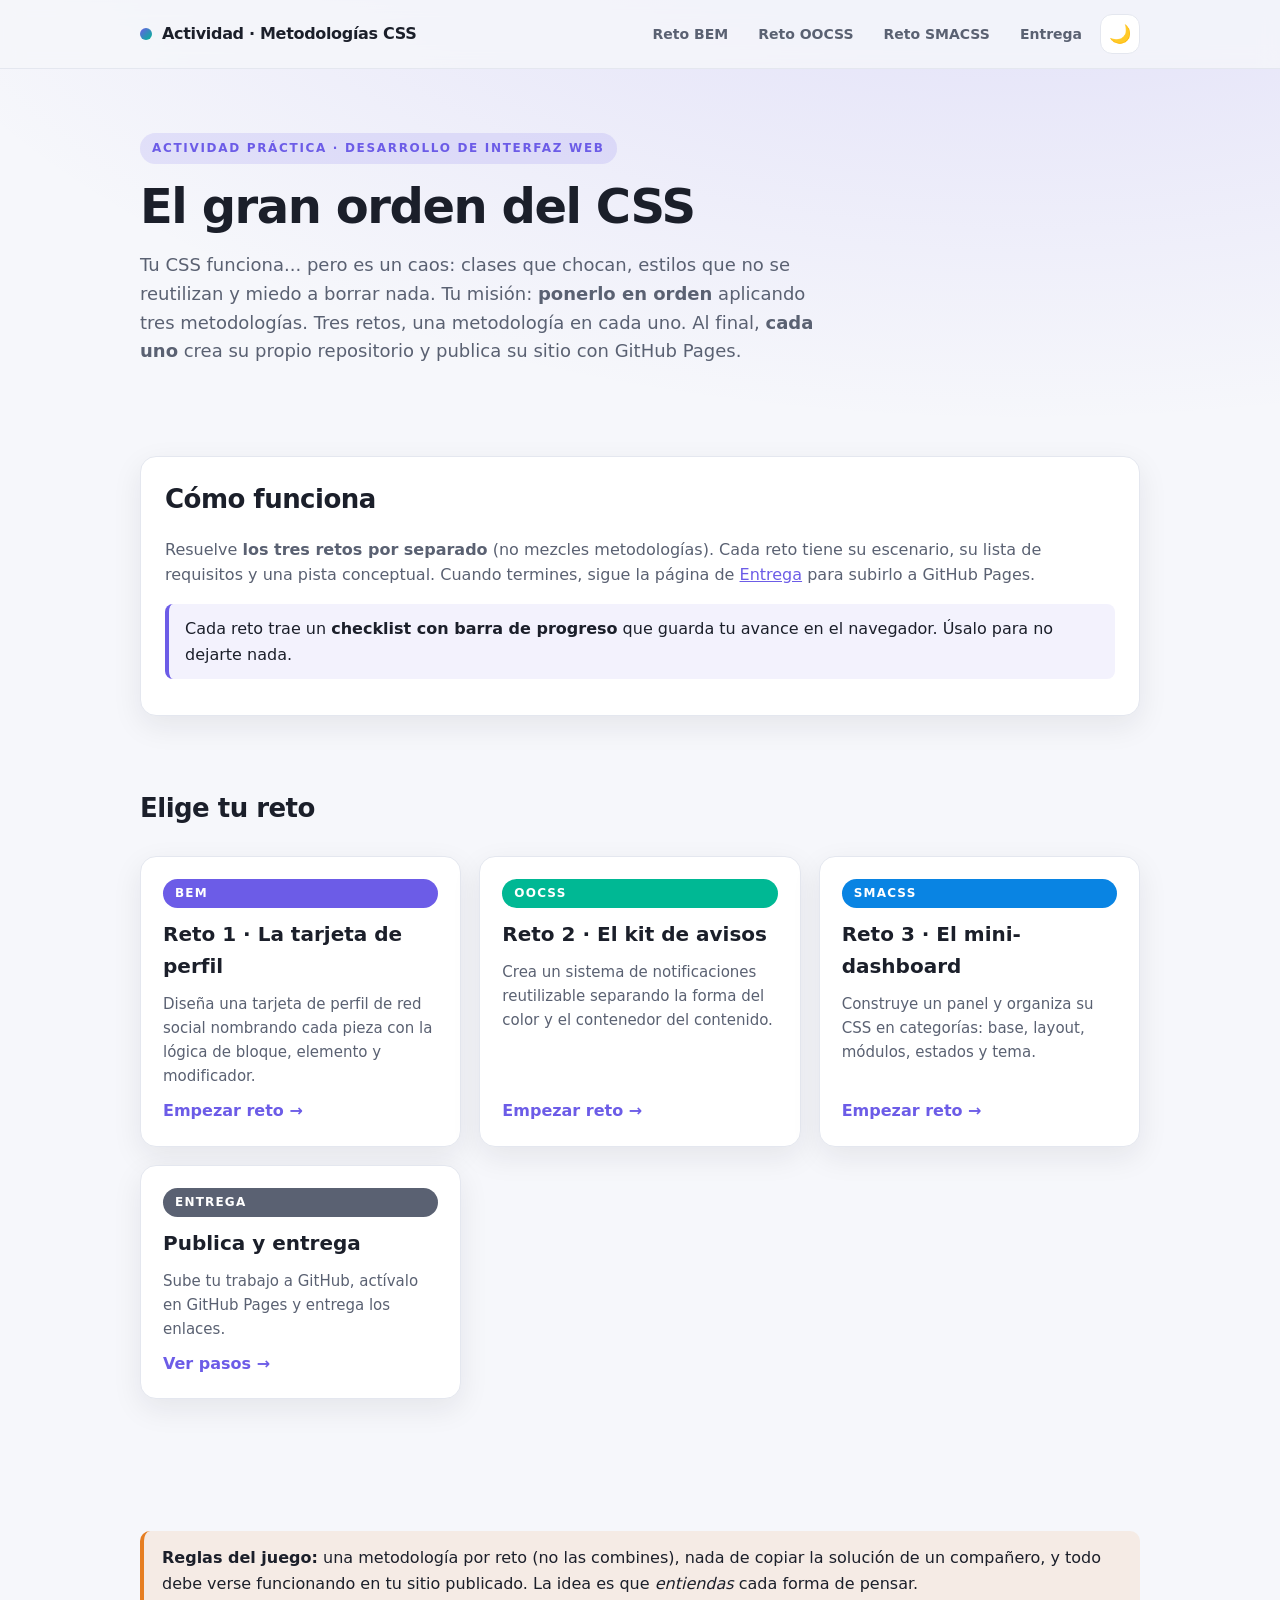
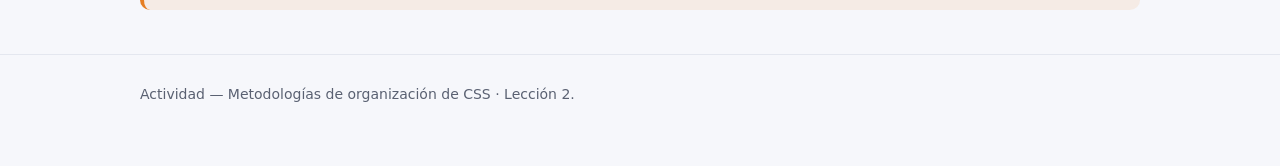
<file: index.html>
<!DOCTYPE html>
<html lang="es">
<head>
  <meta charset="UTF-8" />
  <meta name="viewport" content="width=device-width, initial-scale=1.0" />
  <title>Actividad — Metodologías CSS · BEM · OOCSS · SMACSS</title>
  <script src="assets/site.js"></script>
  <link rel="stylesheet" href="assets/site.css" />
  <link rel="stylesheet" href="assets/activity.css" />
</head>
<body>
  <header class="topbar">
    <div class="topbar__inner">
      <a class="topbar__brand" href="index.html"><span class="dot"></span> Actividad · Metodologías CSS</a>
      <nav class="topbar__nav">
        <a class="navlink" href="bem.html">Reto BEM</a>
        <a class="navlink" href="oocss.html">Reto OOCSS</a>
        <a class="navlink" href="smacss.html">Reto SMACSS</a>
        <a class="navlink" href="entrega.html">Entrega</a>
        <button id="themeToggle" class="theme-toggle" type="button">🌙</button>
      </nav>
    </div>
  </header>

  <main class="container">
    <section class="hero">
      <span class="eyebrow">Actividad práctica · Desarrollo de Interfaz Web</span>
      <h1>El gran orden del CSS</h1>
      <p>Tu CSS funciona... pero es un caos: clases que chocan, estilos que no se reutilizan y miedo a borrar nada. Tu misión: <strong>ponerlo en orden</strong> aplicando tres metodologías. Tres retos, una metodología en cada uno. Al final, <strong>cada uno</strong> crea su propio repositorio y publica su sitio con GitHub Pages.</p>
    </section>

    <section class="section">
      <div class="panel">
        <h2>Cómo funciona</h2>
        <p class="lead">Resuelve <strong>los tres retos por separado</strong> (no mezcles metodologías). Cada reto tiene su escenario, su lista de requisitos y una pista conceptual. Cuando termines, sigue la página de <a href="entrega.html">Entrega</a> para subirlo a GitHub Pages.</p>
        <div class="note">Cada reto trae un <strong>checklist con barra de progreso</strong> que guarda tu avance en el navegador. Úsalo para no dejarte nada.</div>
      </div>
    </section>

    <section class="section">
      <h2>Elige tu reto</h2>
      <div class="grid">
        <a class="card" href="bem.html">
          <span class="tag-method tag-bem">BEM</span>
          <h3>Reto 1 · La tarjeta de perfil</h3>
          <p>Diseña una tarjeta de perfil de red social nombrando cada pieza con la lógica de bloque, elemento y modificador.</p>
          <span class="card__cta">Empezar reto →</span>
        </a>
        <a class="card" href="oocss.html">
          <span class="tag-method tag-oocss">OOCSS</span>
          <h3>Reto 2 · El kit de avisos</h3>
          <p>Crea un sistema de notificaciones reutilizable separando la forma del color y el contenedor del contenido.</p>
          <span class="card__cta">Empezar reto →</span>
        </a>
        <a class="card" href="smacss.html">
          <span class="tag-method tag-smacss">SMACSS</span>
          <h3>Reto 3 · El mini-dashboard</h3>
          <p>Construye un panel y organiza su CSS en categorías: base, layout, módulos, estados y tema.</p>
          <span class="card__cta">Empezar reto →</span>
        </a>
        <a class="card" href="entrega.html">
          <span class="tag-method" style="background:var(--text-soft)">ENTREGA</span>
          <h3>Publica y entrega</h3>
          <p>Sube tu trabajo a GitHub, actívalo en GitHub Pages y entrega los enlaces.</p>
          <span class="card__cta">Ver pasos →</span>
        </a>
      </div>
    </section>

    <section class="section">
      <div class="donts">
        <strong>Reglas del juego:</strong> una metodología por reto (no las combines), nada de copiar la solución de un compañero, y todo debe verse funcionando en tu sitio publicado. La idea es que <em>entiendas</em> cada forma de pensar.
      </div>
    </section>
  </main>

  <footer class="footer"><div class="container">Actividad — Metodologías de organización de CSS · Lección 2.</div></footer>
</body>
</html>
</file>
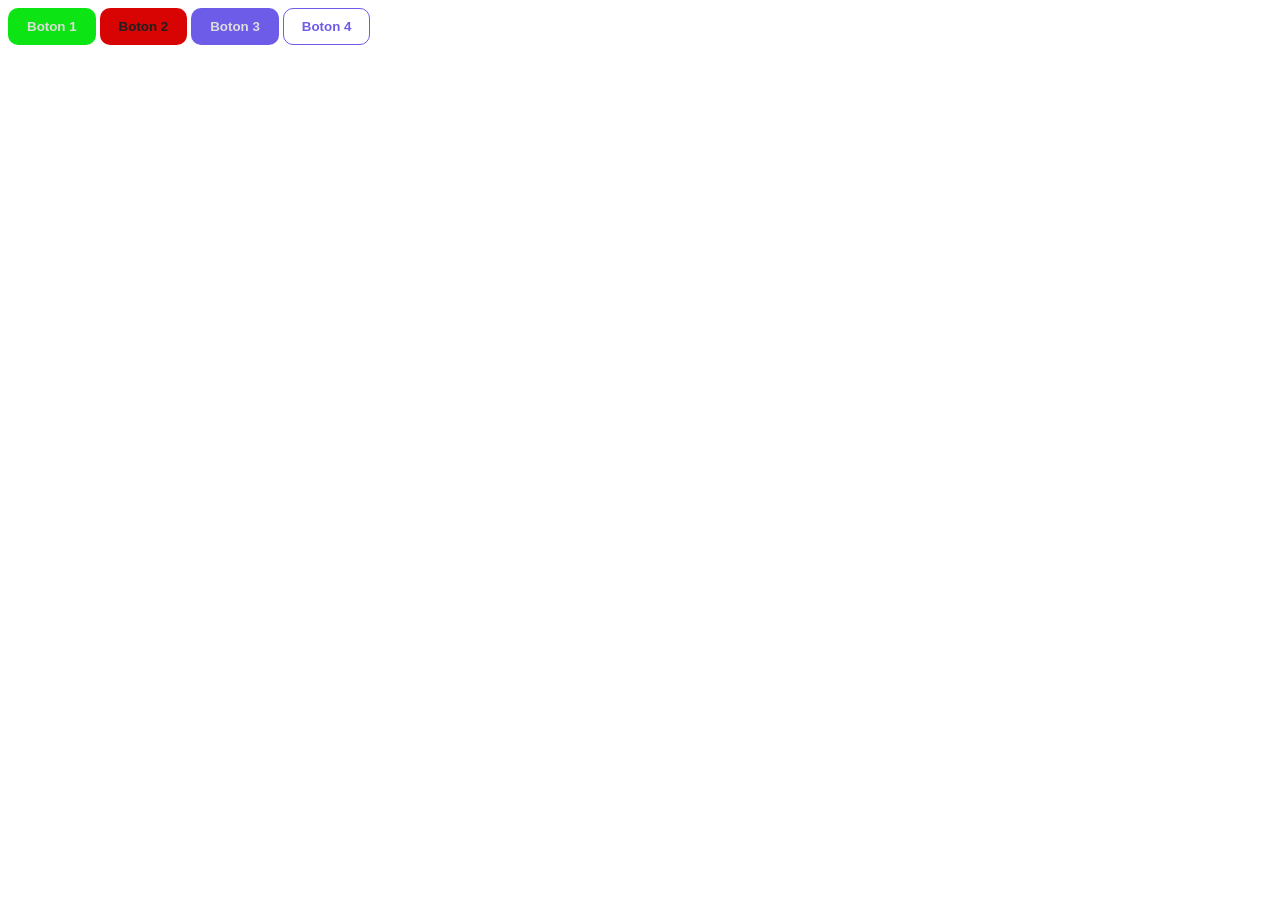
<file: bem/ejemplo-1/index.html>
<!DOCTYPE html>
<html lang="es">
<head>
    <meta charset="UTF-8">
    <meta name="viewport" content="width=device-width, initial-scale=1.0">
    <title>BEM Ejemplo 1</title>
    <link rel="stylesheet" href="assets/css/style.css">
</head>
<body>
    
    <button class="button button--success " type="button">Boton 1</button>
    <button class="button button--error" type="button">Boton 2</button>
    <button class="button button--primary" type="button">Boton 3</button>
    <button class="button button--secondary" type="button">Boton 4</button>
</body>
</html>
</file>
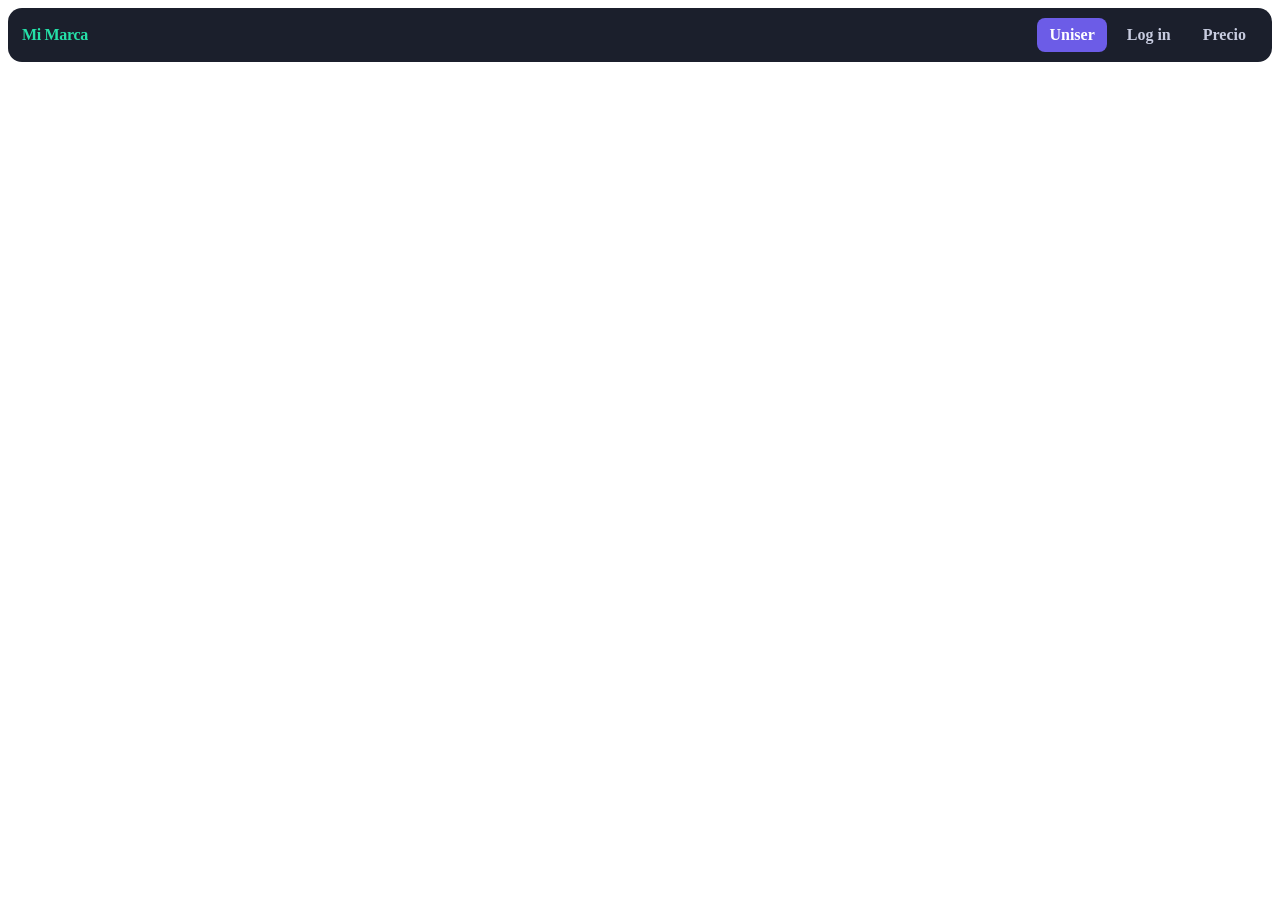
<file: bem/ejemplo-2/index.html>
<!DOCTYPE html>
<html lang="es">
<head>
    <meta charset="UTF-8">
    <meta name="viewport" content="width=device-width, initial-scale=1.0">
    <title>BEM Ejemplo 2</title>
    <link rel="stylesheet" href="assets/css/style.css">
</head>
<body>
    
    <nav class="menu">
        <span class="menu__logo"> Mi Marca</span>
        <button class="menu__button menu__button--active"> Uniser</button>
        <button  class="menu__button"> Log in</button>
        <button  class="menu__button"> Precio</button>
    </nav>
</body>
</html>
</file>
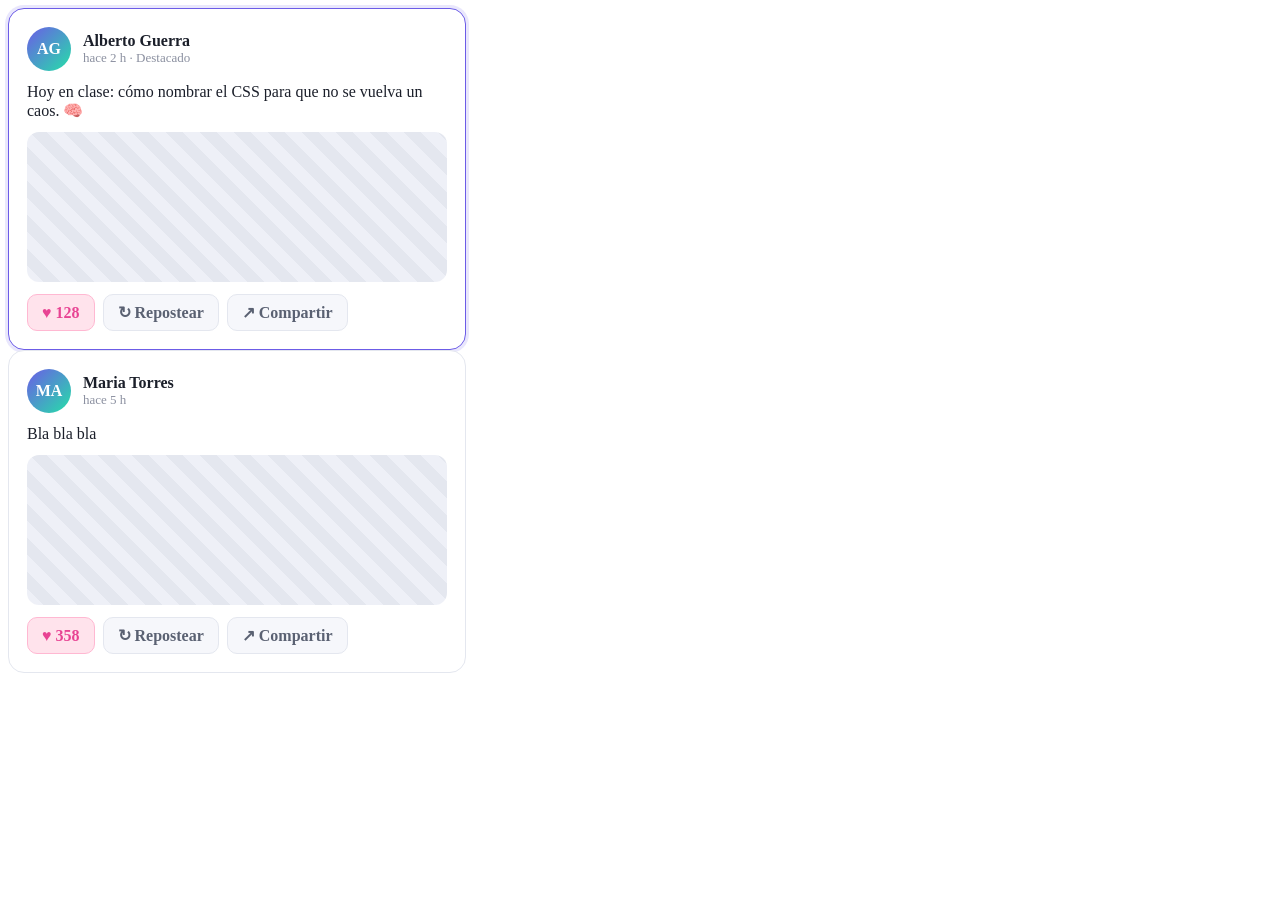
<file: bem/ejemplo-3/index.html>
<!DOCTYPE html>
<html lang="es">
    <head>
        <meta charset="UTF-8">
        <meta name="viewport" content="width=device-width, initial-scale=1.0">
        <title>BEM Ejemplo 3</title>
        <link rel="stylesheet" href="assets/css/style.css">
    </head>
    <body>

        <article class="post post--featured">
            <div class="post__header">
                <div class="post__avatar">AG</div>
                <div>
                    <div class="post__author">Alberto Guerra</div>
                    <div class="post__time">hace 2 h · Destacado</div>
                </div>
            </div>
            <p class="post__body">Hoy en clase: cómo nombrar el CSS para que
                no se vuelva un caos. 🧠</p>
            <div class="post__media"></div>  
            <div class="post__actions">
                <button class="post__button post__button--liked">♥ 128</button>
                <button class="post__button">↻ Repostear</button>
                <button class="post__button">↗ Compartir</button>
              </div>   
        </article>
        <article class="post">
            <div class="post__header">
                <div class="post__avatar">MA</div>
                <div>
                    <div class="post__author">Maria Torres</div>
                    <div class="post__time">hace 5 h</div>
                </div>
            </div>  
            <p class="post__body">Bla bla bla</p>
            <div class="post__media"></div>  
            <div class="post__actions">
                <button class="post__button post__button--liked">♥ 358</button>
                <button class="post__button">↻ Repostear</button>
                <button class="post__button">↗ Compartir</button>
              </div>   
        </article>
    </body>
</html>
</file>
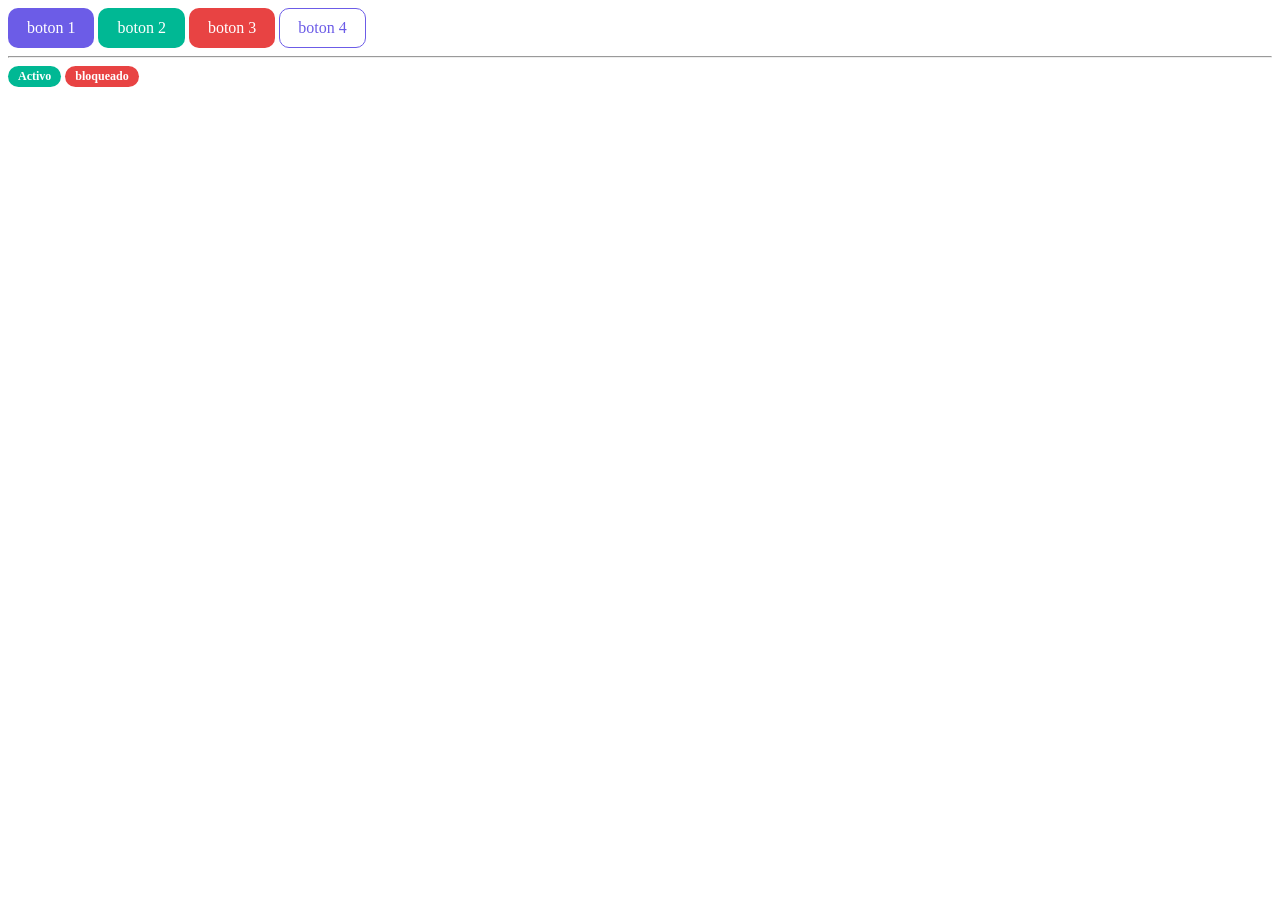
<file: oocss/ejemplo-1/index.html>
<!DOCTYPE html>
<html lang="es">
<head>
    <meta charset="UTF-8">
    <meta name="viewport" content="width=device-width, initial-scale=1.0">
    <title>OOCSS Ejemplo 1</title>
    <link rel="stylesheet" href="assets/css/style.css">
</head>
<body>
    <button class="btn skin-primary">boton 1</button>
    <button class="btn skin-success">boton 2</button>
    <button class="btn skin-danger">boton 3</button>
    <button class="btn skin-ghost">boton 4</button>

    <hr>

    <span class="badge skin-success"> Activo</span>
    <span class="badge skin-danger"> bloqueado</span>
</body>
</html>
</file>
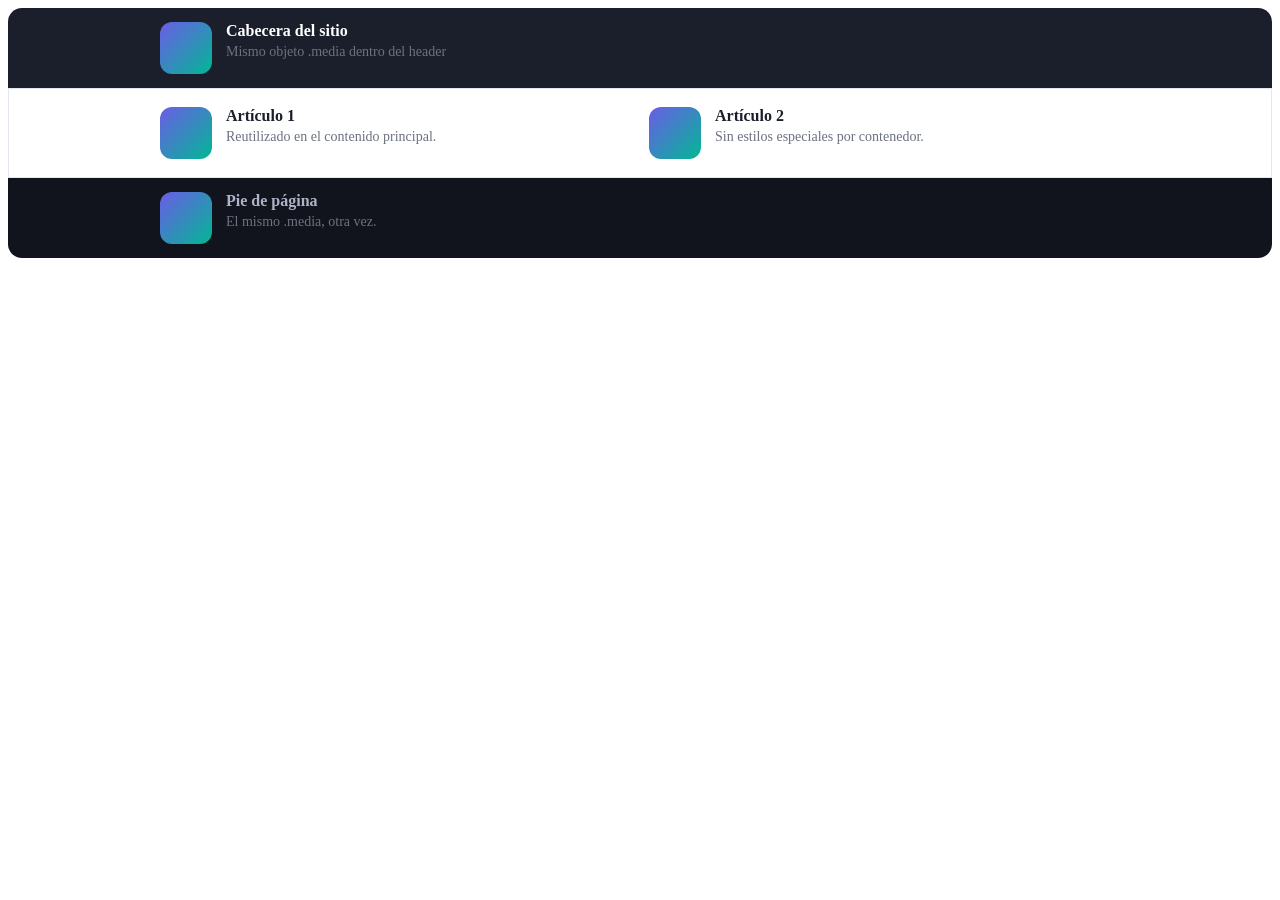
<file: oocss/ejemplo-2/index.html>
<!DOCTYPE html>
<html lang="es">
    <head>
        <meta charset="UTF-8">
        <meta name="viewport" content="width=device-width, initial-scale=1.0">
        <title>OOCSS Ejemplo 2</title>
        <link rel="stylesheet" href="assets/css/style.css">
        <link rel="stylesheet" href="assets/css/media.css">
    </head>
    <body>
        <div class="site-header">
            <div class="globalwidth">
                <div class="media">
                    <div class="media__img"></div>
                    <div class="media__body">
                        <p class="media__title">Cabecera del sitio</p>
                        <p class="media__text">Mismo objeto .media dentro del
                            header</p>
                    </div>
                </div>
            </div>
        </div>
        <div class="site-main">
            <div class="globalwidth">
                <div class="row">
                    <div class="media">
                        <div class="media__img"></div>
                        <div class="media__body">
                            <p class="media__title">Artículo 1</p>
                            <p class="media__text">Reutilizado en el contenido
                                principal.</p>
                        </div>
                    </div>
                    <div class="media">
                        <div class="media__img"></div>
                        <div class="media__body">
                            <p class="media__title">Artículo 2</p>
                            <p class="media__text">Sin estilos especiales por
                                contenedor.</p>
                        </div>
                    </div>
                </div>
            </div>
        </div>
        <div class="site-footer">
            <div class="globalwidth">
                <div class="media">
                    <div class="media__img"></div>
                    <div class="media__body">
                        <p class="media__title">Pie de
                            página</p>
                        <p class="media__text">El mismo .media,
                            otra vez.</p></div>
                </div>
            </div>
        </div>
    </body>
</html>
</file>
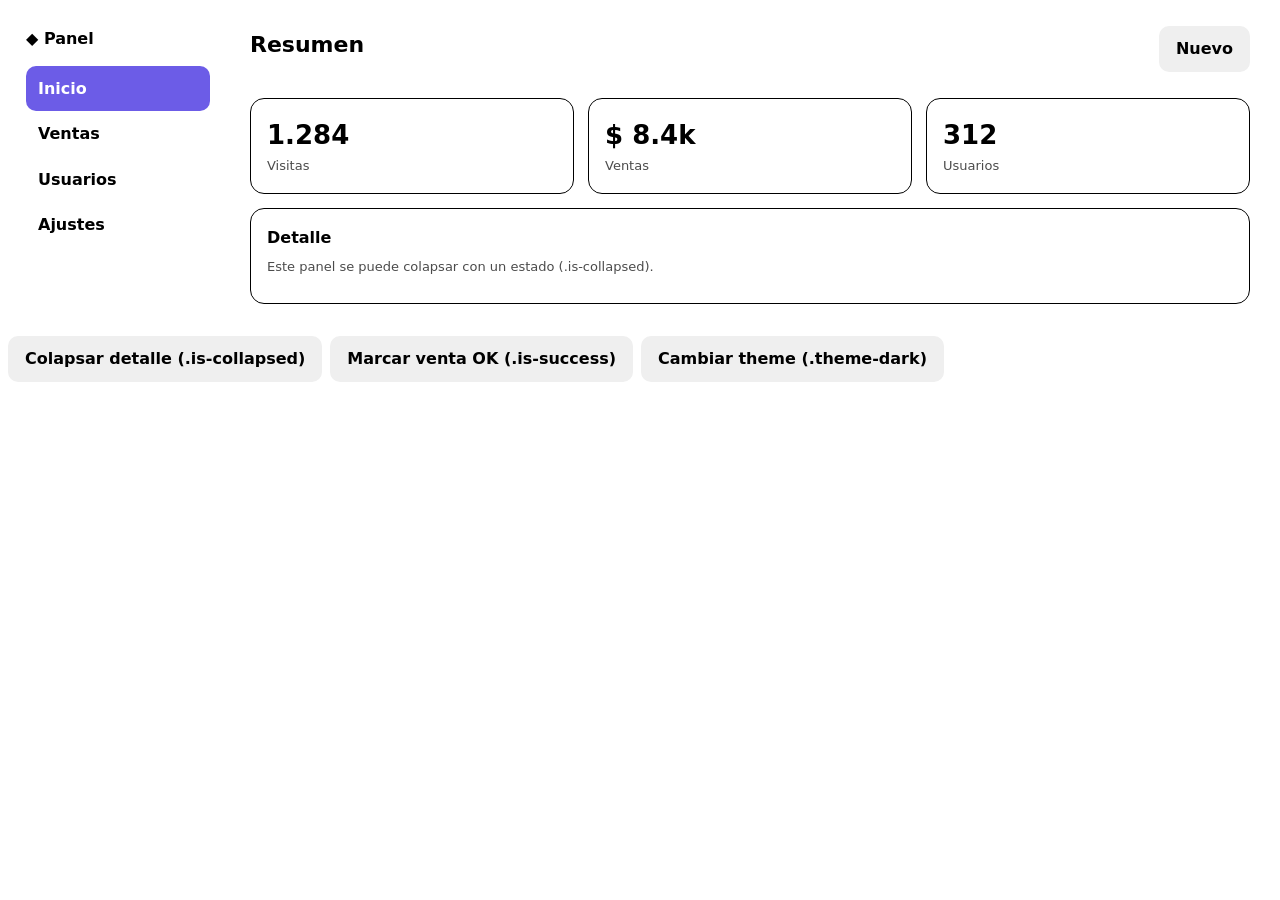
<file: smacss/ejemplo-1/index.html>
<!DOCTYPE html>
<html lang="es">
    <head>
        <meta charset="UTF-8">
        <meta name="viewport" content="width=device-width, initial-scale=1.0">
        <title>SMACSS Ejemplo 1</title>
        <link rel="stylesheet" href="assets/css/base.css">
        <link rel="stylesheet" href="assets/css/layout.css">
        <link rel="stylesheet" href="assets/css/module.css">
        <link rel="stylesheet" href="assets/css/state.css">
        <link rel="stylesheet" href="assets/css/theme.css">
    </head>
    <body>
        <div class="l-app" id="app">
            <aside class="l-sidebar">
                <p class="card__title" style="margin-bottom:14px">◆ Panel</p>
                <ul>
                    <li><a class="nav-item is-active" href="#">Inicio</a></li>
                    <li><a class="nav-item" href="#">Ventas</a></li>
                    <li><a class="nav-item" href="#">Usuarios</a></li>
                    <li><a class="nav-item" href="#">Ajustes</a></li>
                </ul>
            </aside>
            <section class="l-content">
                <div class="l-header">
                    <h2>Resumen</h2>
                    <button class="btn">Nuevo</button>
                </div>
                <div class="l-grid">
                    <div class="stat">
                        <div class="stat__num">1.284</div>
                        <div class="stat__label">Visitas</div>
                    </div>
                    <div class="stat" id="statVentas">
                        <div class="stat__num">$ 8.4k</div>
                        <div class="stat__label">Ventas</div>
                    </div>
                    <div class="stat">
                        <div class="stat__num">312</div>
                        <div class="stat__label">Usuarios</div>

                    </div>
                </div>
                <div class="card" id="panelDetalle" style="margin-top:14px">
                    <div class="card__title">Detalle</div>
                    <p class="card__meta">Este panel se puede colapsar con un
                        estado (.is-collapsed).</p>
                </div>
            </section>
        </div>
        <div style="margin-top:14px; display:flex; gap:8px; flex-wrap:wrap">
            <button class="btn"
                onclick="document.getElementById('panelDetalle').classList.toggle('is-collapsed')">Colapsar
                detalle (.is-collapsed)</button>
            <button class="btn"
                onclick="document.getElementById('statVentas').classList.toggle('is-success')">Marcar
                venta OK (.is-success)</button>
            <button class="btn"
                onclick="document.getElementById('app').classList.toggle('theme-dark')">Cambiar
                theme (.theme-dark)</button>
        </div>
    </body>
</html>
</file>
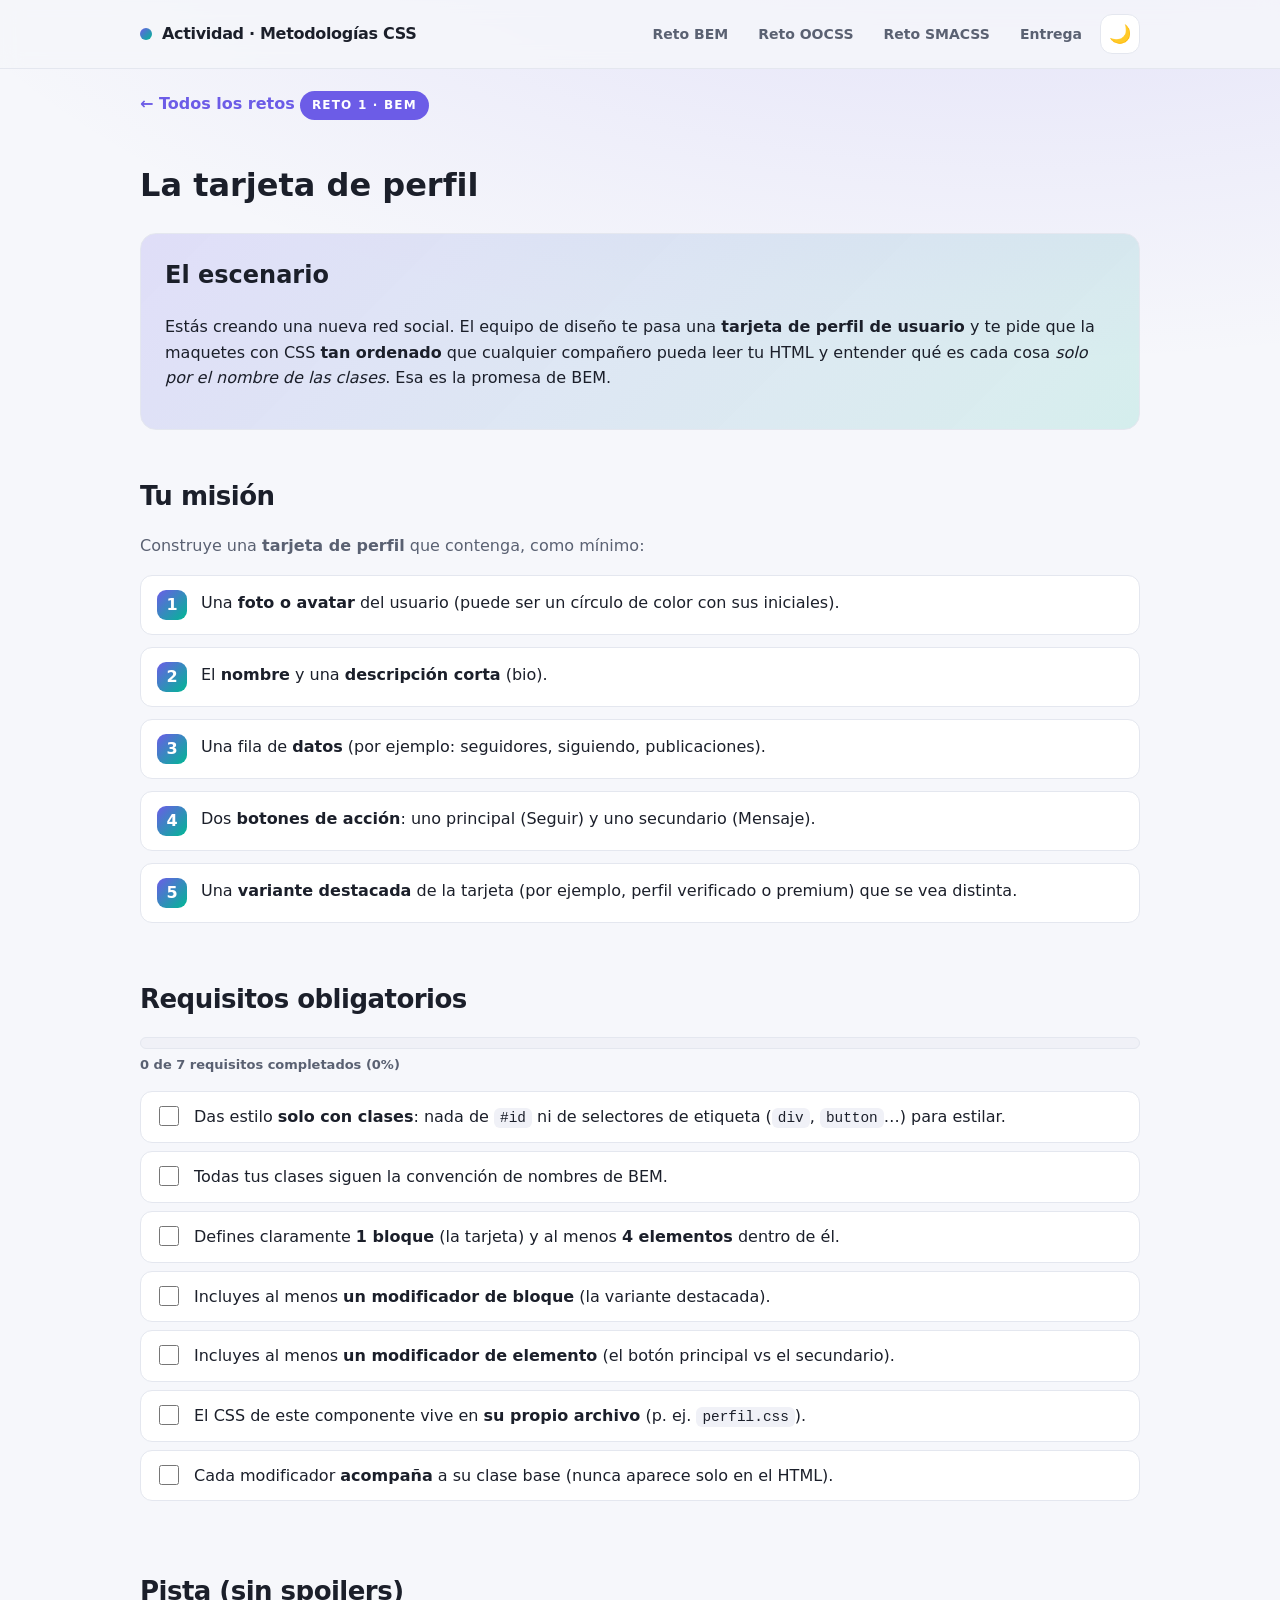
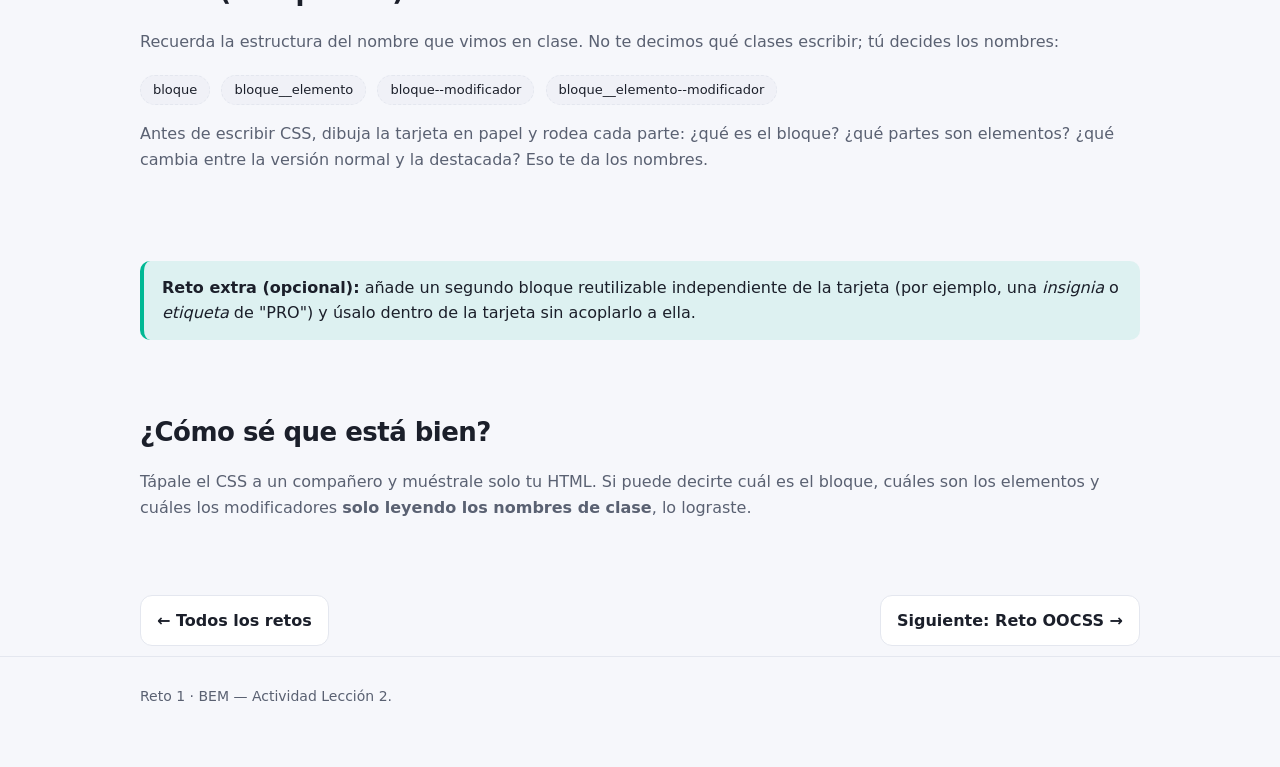
<file: bem.html>
<!DOCTYPE html>
<html lang="es">
<head>
  <meta charset="UTF-8" />
  <meta name="viewport" content="width=device-width, initial-scale=1.0" />
  <title>Reto 1 · BEM — Actividad Metodologías CSS</title>
  <script src="assets/site.js"></script>
  <link rel="stylesheet" href="assets/site.css" />
  <link rel="stylesheet" href="assets/activity.css" />
  <script src="assets/checklist.js"></script>
</head>
<body>
  <header class="topbar">
    <div class="topbar__inner">
      <a class="topbar__brand" href="index.html"><span class="dot"></span> Actividad · Metodologías CSS</a>
      <nav class="topbar__nav">
        <a class="navlink" href="bem.html">Reto BEM</a>
        <a class="navlink" href="oocss.html">Reto OOCSS</a>
        <a class="navlink" href="smacss.html">Reto SMACSS</a>
        <a class="navlink" href="entrega.html">Entrega</a>
        <button id="themeToggle" class="theme-toggle" type="button">🌙</button>
      </nav>
    </div>
  </header>

  <main class="container">
    <a class="back" href="index.html">← Todos los retos</a>
    <span class="tag-method tag-bem">Reto 1 · BEM</span>
    <h1>La tarjeta de perfil</h1>

    <div class="scene">
      <h2>El escenario</h2>
      <p>Estás creando una nueva red social. El equipo de diseño te pasa una <strong>tarjeta de perfil de usuario</strong> y te pide que la maquetes con CSS <strong>tan ordenado</strong> que cualquier compañero pueda leer tu HTML y entender qué es cada cosa <em>solo por el nombre de las clases</em>. Esa es la promesa de BEM.</p>
    </div>

    <section class="section">
      <h2>Tu misión</h2>
      <p class="lead">Construye una <strong>tarjeta de perfil</strong> que contenga, como mínimo:</p>
      <div class="mission">
        <div class="mission__item"><span class="mission__num">1</span><div>Una <strong>foto o avatar</strong> del usuario (puede ser un círculo de color con sus iniciales).</div></div>
        <div class="mission__item"><span class="mission__num">2</span><div>El <strong>nombre</strong> y una <strong>descripción corta</strong> (bio).</div></div>
        <div class="mission__item"><span class="mission__num">3</span><div>Una fila de <strong>datos</strong> (por ejemplo: seguidores, siguiendo, publicaciones).</div></div>
        <div class="mission__item"><span class="mission__num">4</span><div>Dos <strong>botones de acción</strong>: uno principal (Seguir) y uno secundario (Mensaje).</div></div>
        <div class="mission__item"><span class="mission__num">5</span><div>Una <strong>variante destacada</strong> de la tarjeta (por ejemplo, perfil verificado o premium) que se vea distinta.</div></div>
      </div>
    </section>

    <section class="section">
      <h2>Requisitos obligatorios</h2>
      <div class="progress-wrap">
        <div class="progress-bar"><div class="progress-fill"></div></div>
        <div class="progress-text">0 de 0</div>
      </div>
      <ul class="checklist">
        <li><label><input type="checkbox"><span>Das estilo <strong>solo con clases</strong>: nada de <code>#id</code> ni de selectores de etiqueta (<code>div</code>, <code>button</code>…) para estilar.</span></label></li>
        <li><label><input type="checkbox"><span>Todas tus clases siguen la convención de nombres de BEM.</span></label></li>
        <li><label><input type="checkbox"><span>Defines claramente <strong>1 bloque</strong> (la tarjeta) y al menos <strong>4 elementos</strong> dentro de él.</span></label></li>
        <li><label><input type="checkbox"><span>Incluyes al menos <strong>un modificador de bloque</strong> (la variante destacada).</span></label></li>
        <li><label><input type="checkbox"><span>Incluyes al menos <strong>un modificador de elemento</strong> (el botón principal vs el secundario).</span></label></li>
        <li><label><input type="checkbox"><span>El CSS de este componente vive en <strong>su propio archivo</strong> (p. ej. <code>perfil.css</code>).</span></label></li>
        <li><label><input type="checkbox"><span>Cada modificador <strong>acompaña</strong> a su clase base (nunca aparece solo en el HTML).</span></label></li>
      </ul>
    </section>

    <section class="section">
      <h2>Pista (sin spoilers)</h2>
      <p class="lead">Recuerda la estructura del nombre que vimos en clase. No te decimos qué clases escribir; tú decides los nombres:</p>
      <span class="pill-hint">bloque</span>
      <span class="pill-hint">bloque__elemento</span>
      <span class="pill-hint">bloque--modificador</span>
      <span class="pill-hint">bloque__elemento--modificador</span>
      <p class="lead" style="margin-top:12px">Antes de escribir CSS, dibuja la tarjeta en papel y rodea cada parte: ¿qué es el bloque? ¿qué partes son elementos? ¿qué cambia entre la versión normal y la destacada? Eso te da los nombres.</p>
    </section>

    <section class="section">
      <div class="bonus">
        <strong>Reto extra (opcional):</strong> añade un segundo bloque reutilizable independiente de la tarjeta (por ejemplo, una <em>insignia</em> o <em>etiqueta</em> de "PRO") y úsalo dentro de la tarjeta sin acoplarlo a ella.
      </div>
    </section>

    <section class="section">
      <h2>¿Cómo sé que está bien?</h2>
      <p class="lead">Tápale el CSS a un compañero y muéstrale solo tu HTML. Si puede decirte cuál es el bloque, cuáles son los elementos y cuáles los modificadores <strong>solo leyendo los nombres de clase</strong>, lo lograste.</p>
    </section>

    <div class="reto-nav">
      <a href="index.html">← Todos los retos</a>
      <a href="oocss.html">Siguiente: Reto OOCSS →</a>
    </div>
  </main>

  <footer class="footer"><div class="container">Reto 1 · BEM — Actividad Lección 2.</div></footer>
</body>
</html>
</file>
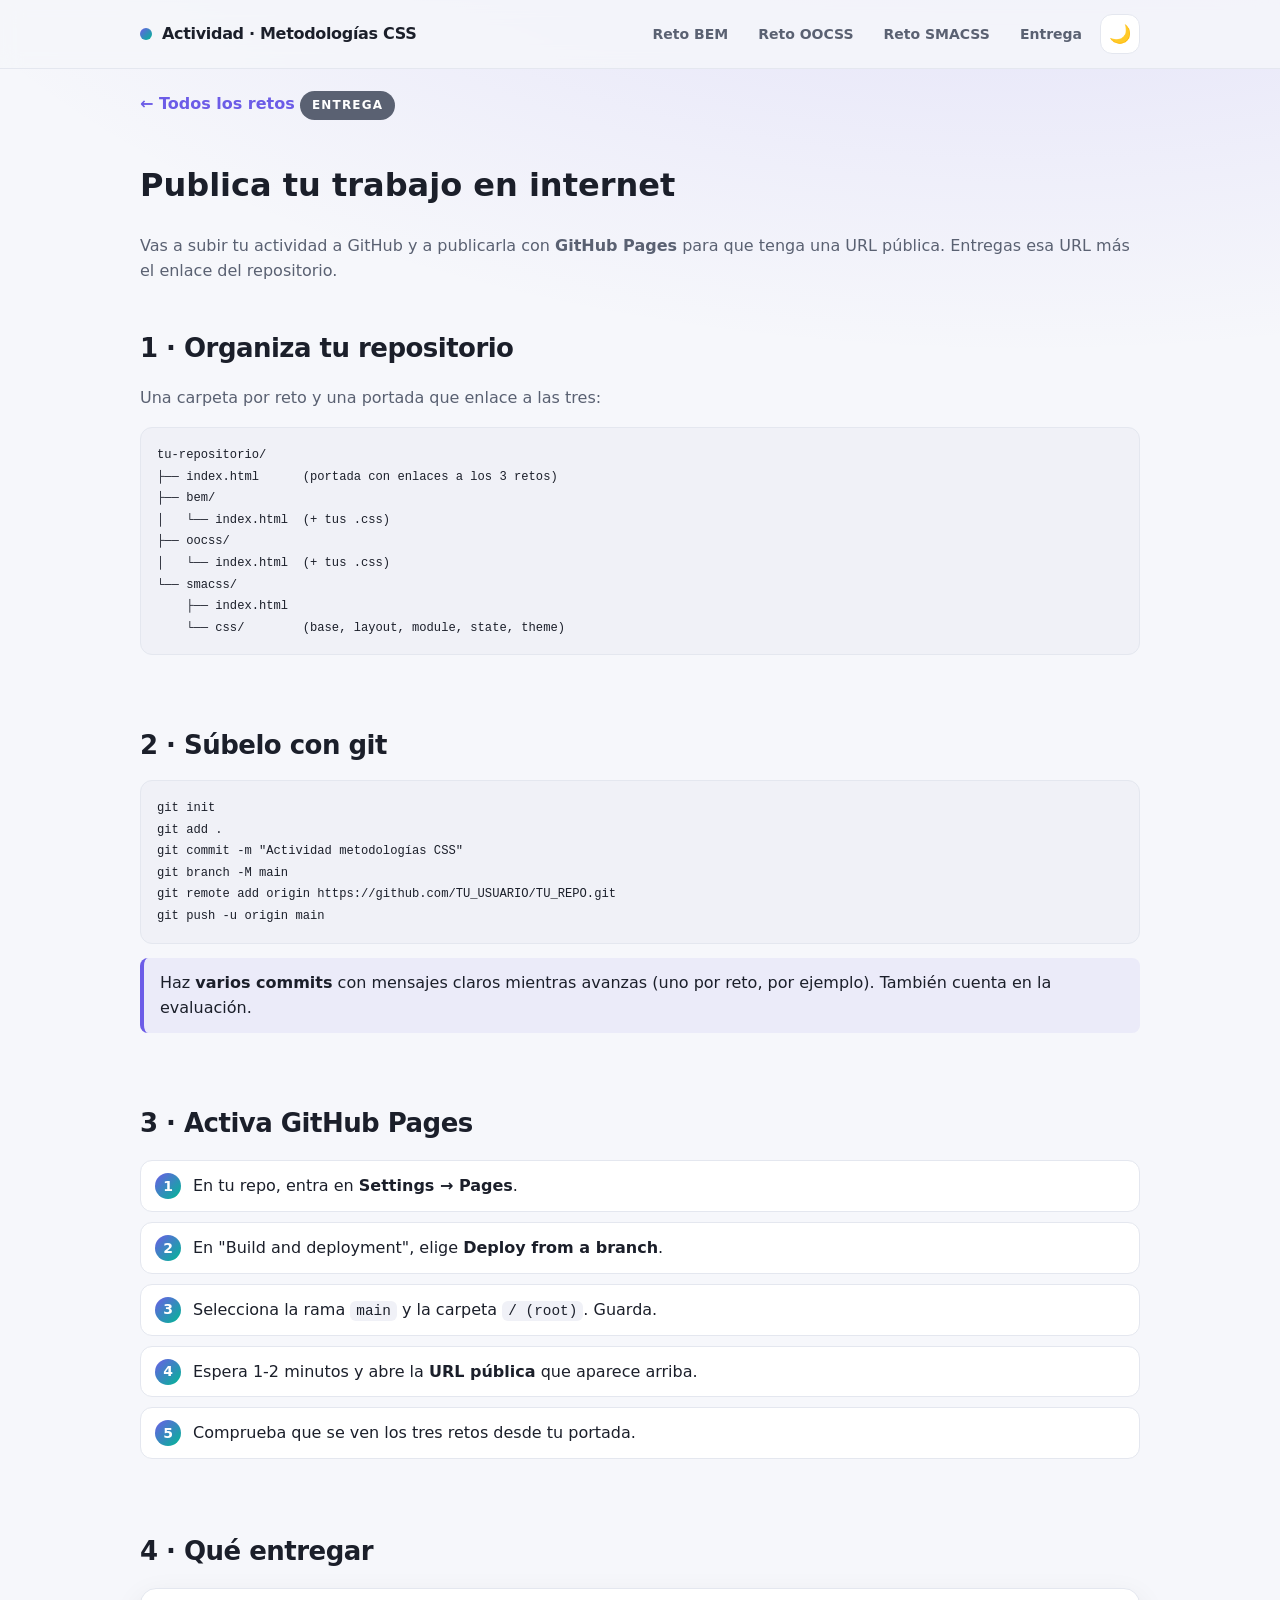
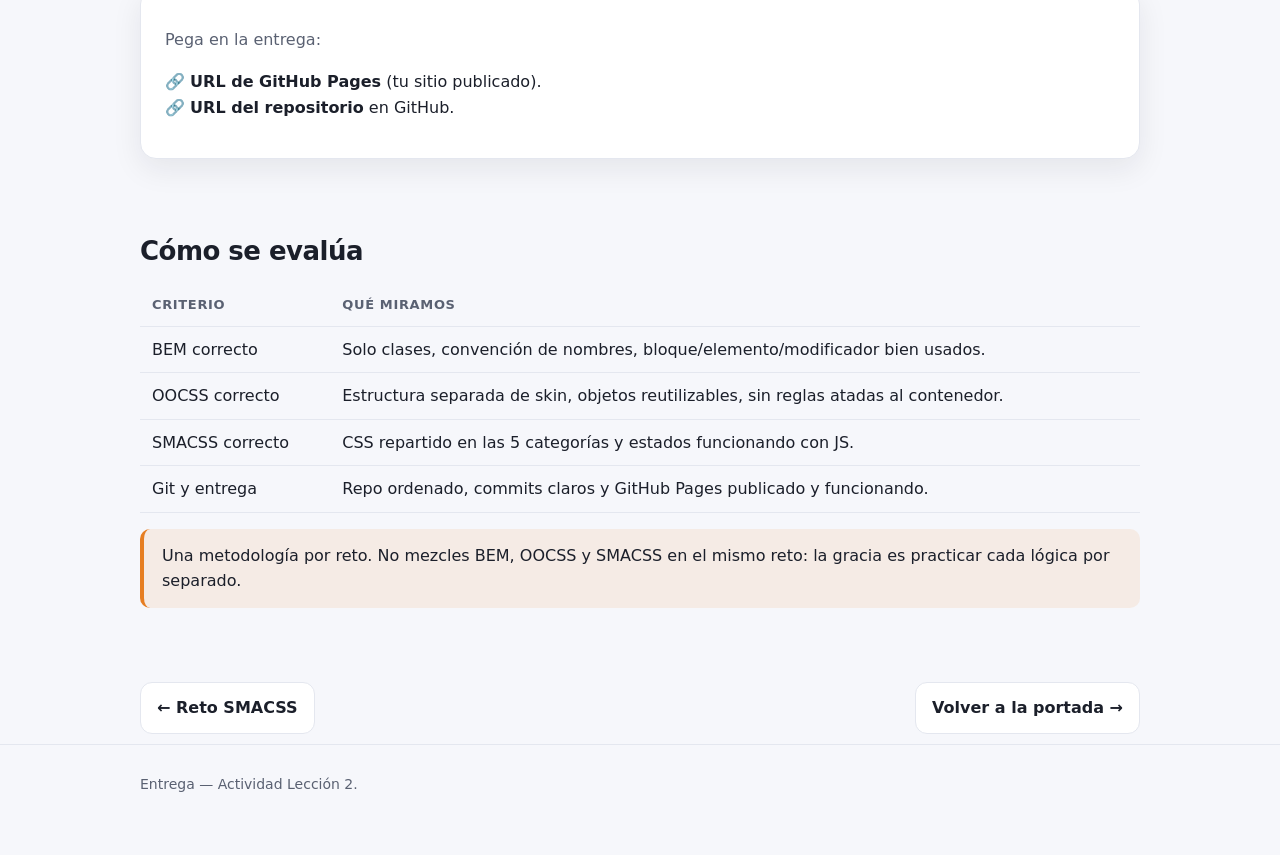
<file: entrega.html>
<!DOCTYPE html>
<html lang="es">
<head>
  <meta charset="UTF-8" />
  <meta name="viewport" content="width=device-width, initial-scale=1.0" />
  <title>Entrega — Actividad Metodologías CSS</title>
  <script src="assets/site.js"></script>
  <link rel="stylesheet" href="assets/site.css" />
  <link rel="stylesheet" href="assets/activity.css" />
</head>
<body>
  <header class="topbar">
    <div class="topbar__inner">
      <a class="topbar__brand" href="index.html"><span class="dot"></span> Actividad · Metodologías CSS</a>
      <nav class="topbar__nav">
        <a class="navlink" href="bem.html">Reto BEM</a>
        <a class="navlink" href="oocss.html">Reto OOCSS</a>
        <a class="navlink" href="smacss.html">Reto SMACSS</a>
        <a class="navlink" href="entrega.html">Entrega</a>
        <button id="themeToggle" class="theme-toggle" type="button">🌙</button>
      </nav>
    </div>
  </header>

  <main class="container">
    <a class="back" href="index.html">← Todos los retos</a>
    <span class="tag-method" style="background:var(--text-soft)">Entrega</span>
    <h1>Publica tu trabajo en internet</h1>
    <p class="lead">Vas a subir tu actividad a GitHub y a publicarla con <strong>GitHub Pages</strong> para que tenga una URL pública. Entregas esa URL más el enlace del repositorio.</p>

    <section class="section">
      <h2>1 · Organiza tu repositorio</h2>
      <p class="lead">Una carpeta por reto y una portada que enlace a las tres:</p>
      <pre><code>tu-repositorio/
├── index.html      (portada con enlaces a los 3 retos)
├── bem/
│   └── index.html  (+ tus .css)
├── oocss/
│   └── index.html  (+ tus .css)
└── smacss/
    ├── index.html
    └── css/        (base, layout, module, state, theme)</code></pre>
    </section>

    <section class="section">
      <h2>2 · Súbelo con git</h2>
      <pre><code>git init
git add .
git commit -m "Actividad metodologías CSS"
git branch -M main
git remote add origin https://github.com/TU_USUARIO/TU_REPO.git
git push -u origin main</code></pre>
      <div class="note">Haz <strong>varios commits</strong> con mensajes claros mientras avanzas (uno por reto, por ejemplo). También cuenta en la evaluación.</div>
    </section>

    <section class="section">
      <h2>3 · Activa GitHub Pages</h2>
      <ul class="steps">
        <li>En tu repo, entra en <strong>Settings → Pages</strong>.</li>
        <li>En "Build and deployment", elige <strong>Deploy from a branch</strong>.</li>
        <li>Selecciona la rama <code>main</code> y la carpeta <code>/ (root)</code>. Guarda.</li>
        <li>Espera 1-2 minutos y abre la <strong>URL pública</strong> que aparece arriba.</li>
        <li>Comprueba que se ven los tres retos desde tu portada.</li>
      </ul>
    </section>

    <section class="section">
      <h2>4 · Qué entregar</h2>
      <div class="panel">
        <p class="lead">Pega en la entrega:</p>
        <p>🔗 <strong>URL de GitHub Pages</strong> (tu sitio publicado).<br>
           🔗 <strong>URL del repositorio</strong> en GitHub.</p>
      </div>
    </section>

    <section class="section">
      <h2>Cómo se evalúa</h2>
      <table>
        <thead><tr><th>Criterio</th><th>Qué miramos</th></tr></thead>
        <tbody>
          <tr><td>BEM correcto</td><td>Solo clases, convención de nombres, bloque/elemento/modificador bien usados.</td></tr>
          <tr><td>OOCSS correcto</td><td>Estructura separada de skin, objetos reutilizables, sin reglas atadas al contenedor.</td></tr>
          <tr><td>SMACSS correcto</td><td>CSS repartido en las 5 categorías y estados funcionando con JS.</td></tr>
          <tr><td>Git y entrega</td><td>Repo ordenado, commits claros y GitHub Pages publicado y funcionando.</td></tr>
        </tbody>
      </table>
      <div class="donts">Una metodología por reto. No mezcles BEM, OOCSS y SMACSS en el mismo reto: la gracia es practicar cada lógica por separado.</div>
    </section>

    <div class="reto-nav">
      <a href="smacss.html">← Reto SMACSS</a>
      <a href="index.html">Volver a la portada →</a>
    </div>
  </main>

  <footer class="footer"><div class="container">Entrega — Actividad Lección 2.</div></footer>
</body>
</html>
</file>
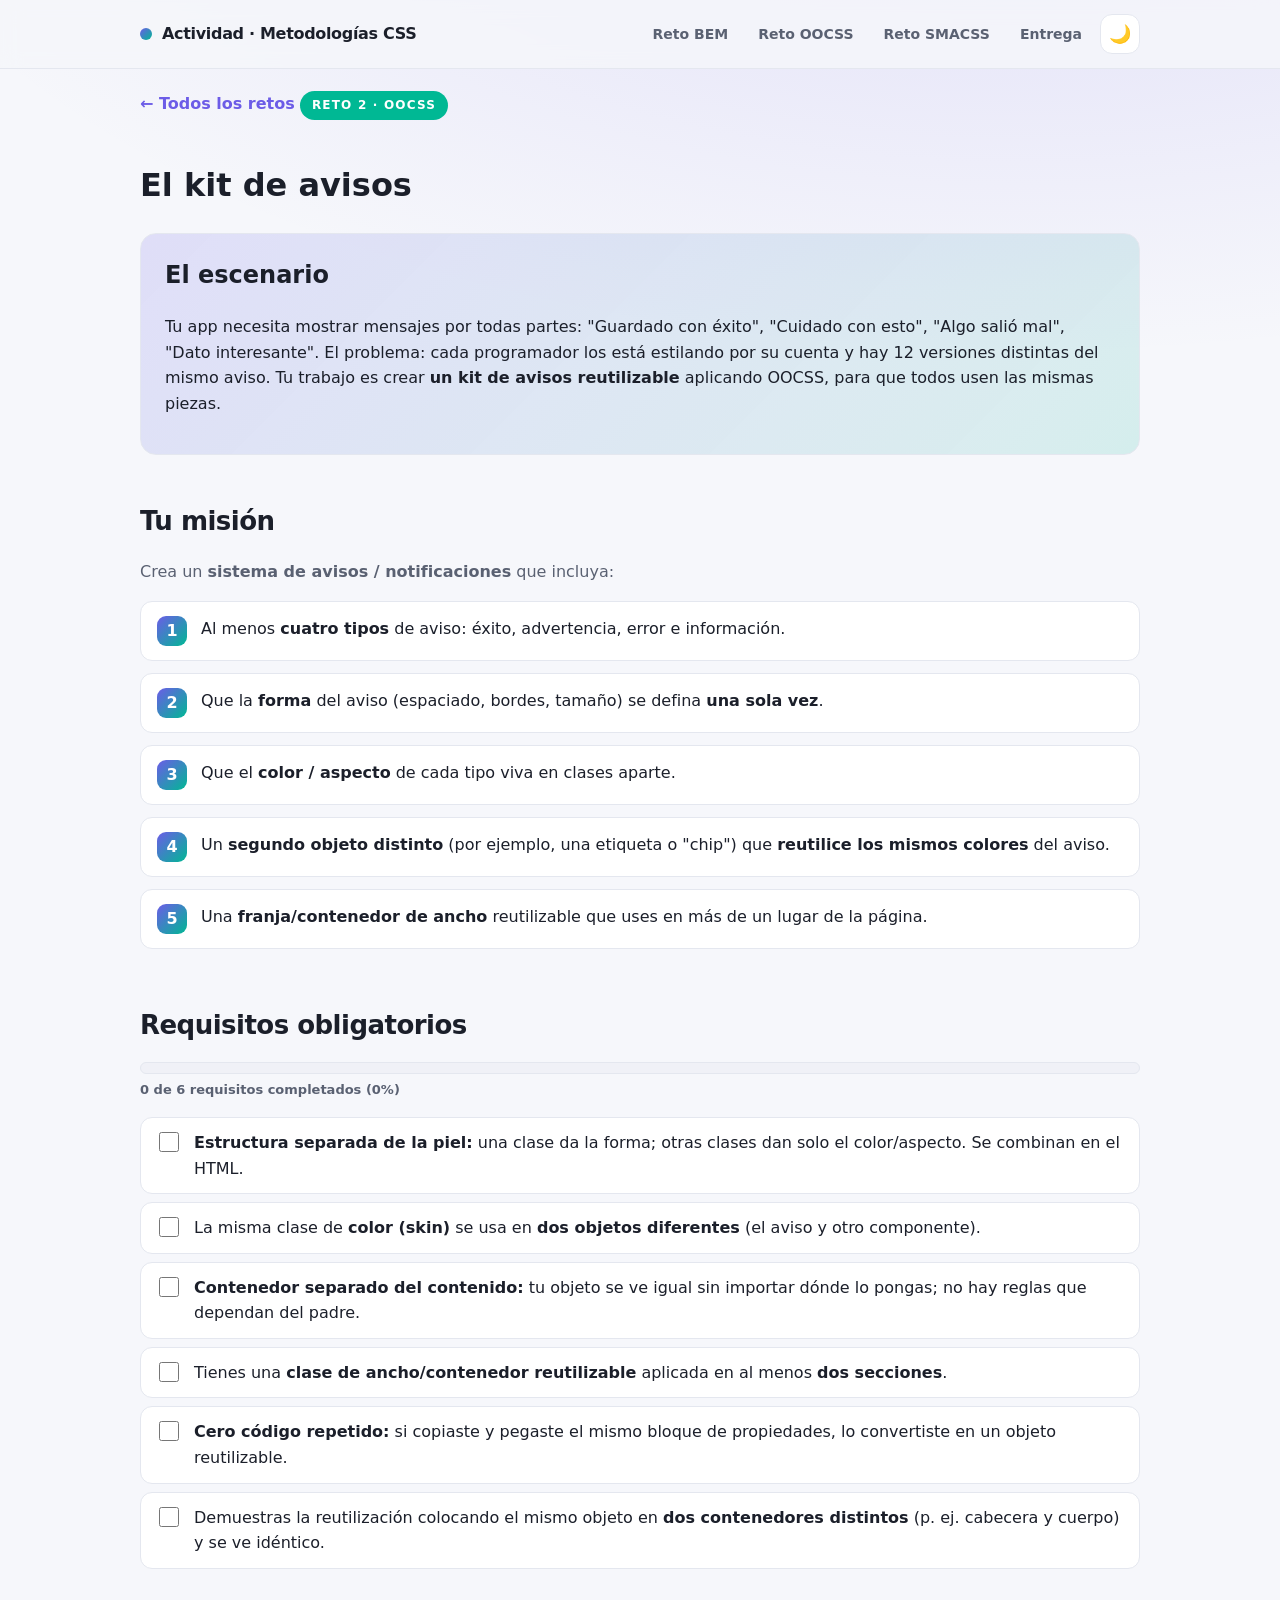
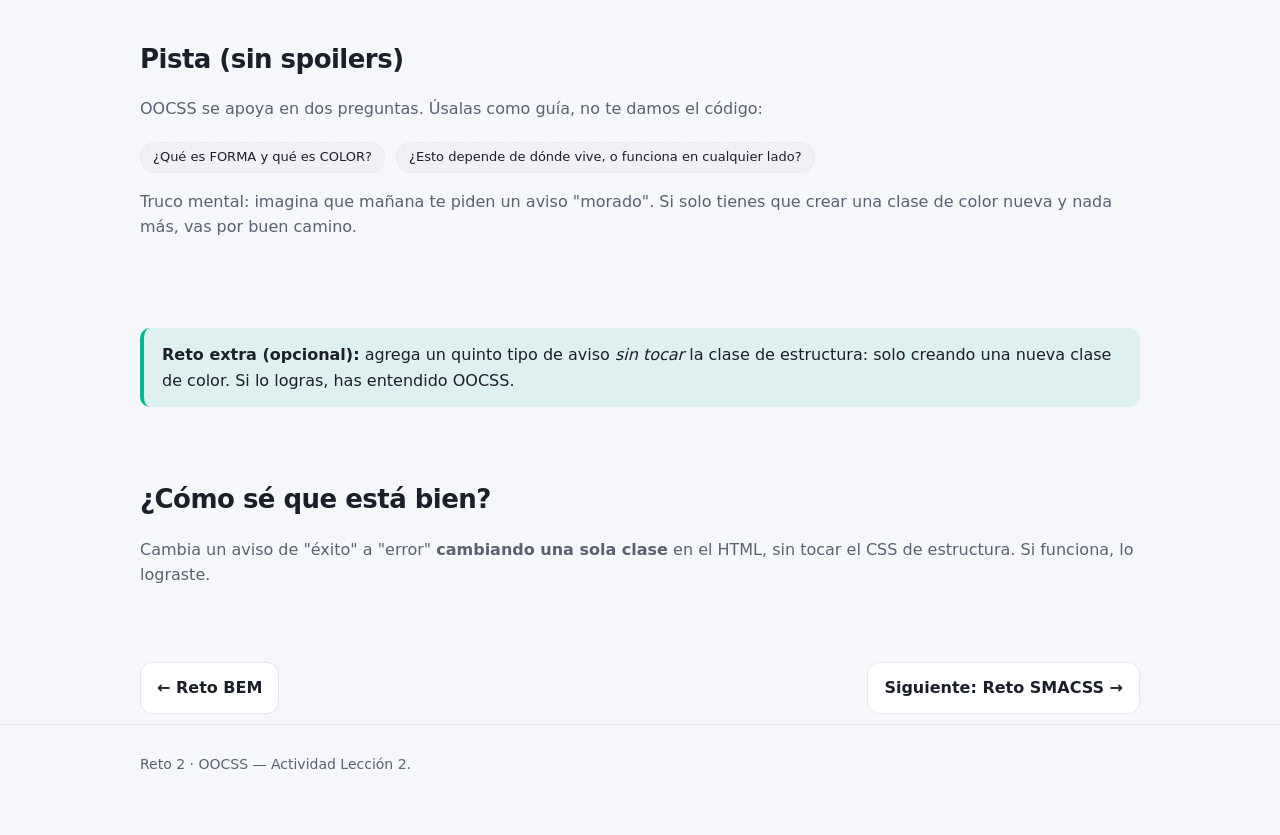
<file: oocss.html>
<!DOCTYPE html>
<html lang="es">
<head>
  <meta charset="UTF-8" />
  <meta name="viewport" content="width=device-width, initial-scale=1.0" />
  <title>Reto 2 · OOCSS — Actividad Metodologías CSS</title>
  <script src="assets/site.js"></script>
  <link rel="stylesheet" href="assets/site.css" />
  <link rel="stylesheet" href="assets/activity.css" />
  <script src="assets/checklist.js"></script>
</head>
<body>
  <header class="topbar">
    <div class="topbar__inner">
      <a class="topbar__brand" href="index.html"><span class="dot"></span> Actividad · Metodologías CSS</a>
      <nav class="topbar__nav">
        <a class="navlink" href="bem.html">Reto BEM</a>
        <a class="navlink" href="oocss.html">Reto OOCSS</a>
        <a class="navlink" href="smacss.html">Reto SMACSS</a>
        <a class="navlink" href="entrega.html">Entrega</a>
        <button id="themeToggle" class="theme-toggle" type="button">🌙</button>
      </nav>
    </div>
  </header>

  <main class="container">
    <a class="back" href="index.html">← Todos los retos</a>
    <span class="tag-method tag-oocss">Reto 2 · OOCSS</span>
    <h1>El kit de avisos</h1>

    <div class="scene">
      <h2>El escenario</h2>
      <p>Tu app necesita mostrar mensajes por todas partes: "Guardado con éxito", "Cuidado con esto", "Algo salió mal", "Dato interesante". El problema: cada programador los está estilando por su cuenta y hay 12 versiones distintas del mismo aviso. Tu trabajo es crear <strong>un kit de avisos reutilizable</strong> aplicando OOCSS, para que todos usen las mismas piezas.</p>
    </div>

    <section class="section">
      <h2>Tu misión</h2>
      <p class="lead">Crea un <strong>sistema de avisos / notificaciones</strong> que incluya:</p>
      <div class="mission">
        <div class="mission__item"><span class="mission__num">1</span><div>Al menos <strong>cuatro tipos</strong> de aviso: éxito, advertencia, error e información.</div></div>
        <div class="mission__item"><span class="mission__num">2</span><div>Que la <strong>forma</strong> del aviso (espaciado, bordes, tamaño) se defina <strong>una sola vez</strong>.</div></div>
        <div class="mission__item"><span class="mission__num">3</span><div>Que el <strong>color / aspecto</strong> de cada tipo viva en clases aparte.</div></div>
        <div class="mission__item"><span class="mission__num">4</span><div>Un <strong>segundo objeto distinto</strong> (por ejemplo, una etiqueta o "chip") que <strong>reutilice los mismos colores</strong> del aviso.</div></div>
        <div class="mission__item"><span class="mission__num">5</span><div>Una <strong>franja/contenedor de ancho</strong> reutilizable que uses en más de un lugar de la página.</div></div>
      </div>
    </section>

    <section class="section">
      <h2>Requisitos obligatorios</h2>
      <div class="progress-wrap">
        <div class="progress-bar"><div class="progress-fill"></div></div>
        <div class="progress-text">0 de 0</div>
      </div>
      <ul class="checklist">
        <li><label><input type="checkbox"><span><strong>Estructura separada de la piel:</strong> una clase da la forma; otras clases dan solo el color/aspecto. Se combinan en el HTML.</span></label></li>
        <li><label><input type="checkbox"><span>La misma clase de <strong>color (skin)</strong> se usa en <strong>dos objetos diferentes</strong> (el aviso y otro componente).</span></label></li>
        <li><label><input type="checkbox"><span><strong>Contenedor separado del contenido:</strong> tu objeto se ve igual sin importar dónde lo pongas; no hay reglas que dependan del padre.</span></label></li>
        <li><label><input type="checkbox"><span>Tienes una <strong>clase de ancho/contenedor reutilizable</strong> aplicada en al menos <strong>dos secciones</strong>.</span></label></li>
        <li><label><input type="checkbox"><span><strong>Cero código repetido:</strong> si copiaste y pegaste el mismo bloque de propiedades, lo convertiste en un objeto reutilizable.</span></label></li>
        <li><label><input type="checkbox"><span>Demuestras la reutilización colocando el mismo objeto en <strong>dos contenedores distintos</strong> (p. ej. cabecera y cuerpo) y se ve idéntico.</span></label></li>
      </ul>
    </section>

    <section class="section">
      <h2>Pista (sin spoilers)</h2>
      <p class="lead">OOCSS se apoya en dos preguntas. Úsalas como guía, no te damos el código:</p>
      <span class="pill-hint">¿Qué es FORMA y qué es COLOR?</span>
      <span class="pill-hint">¿Esto depende de dónde vive, o funciona en cualquier lado?</span>
      <p class="lead" style="margin-top:12px">Truco mental: imagina que mañana te piden un aviso "morado". Si solo tienes que crear una clase de color nueva y nada más, vas por buen camino.</p>
    </section>

    <section class="section">
      <div class="bonus">
        <strong>Reto extra (opcional):</strong> agrega un quinto tipo de aviso <em>sin tocar</em> la clase de estructura: solo creando una nueva clase de color. Si lo logras, has entendido OOCSS.
      </div>
    </section>

    <section class="section">
      <h2>¿Cómo sé que está bien?</h2>
      <p class="lead">Cambia un aviso de "éxito" a "error" <strong>cambiando una sola clase</strong> en el HTML, sin tocar el CSS de estructura. Si funciona, lo lograste.</p>
    </section>

    <div class="reto-nav">
      <a href="bem.html">← Reto BEM</a>
      <a href="smacss.html">Siguiente: Reto SMACSS →</a>
    </div>
  </main>

  <footer class="footer"><div class="container">Reto 2 · OOCSS — Actividad Lección 2.</div></footer>
</body>
</html>
</file>
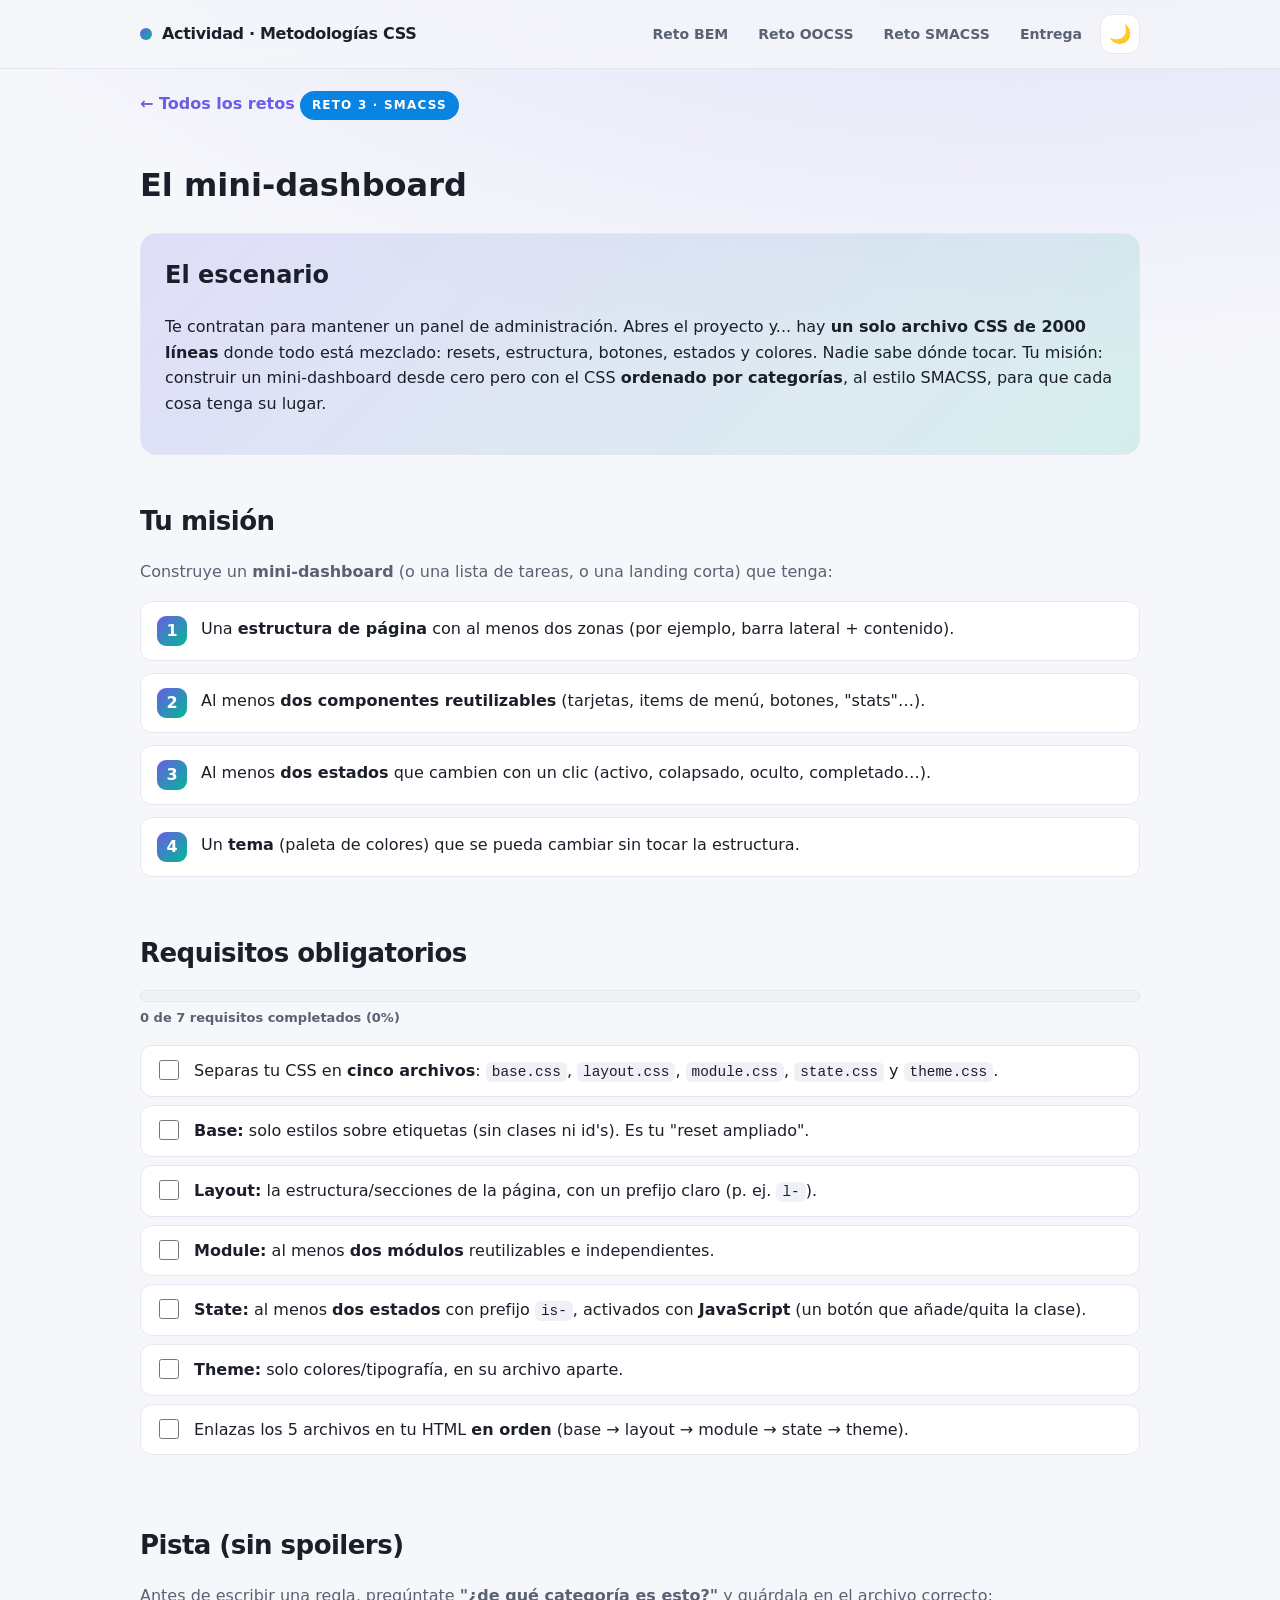
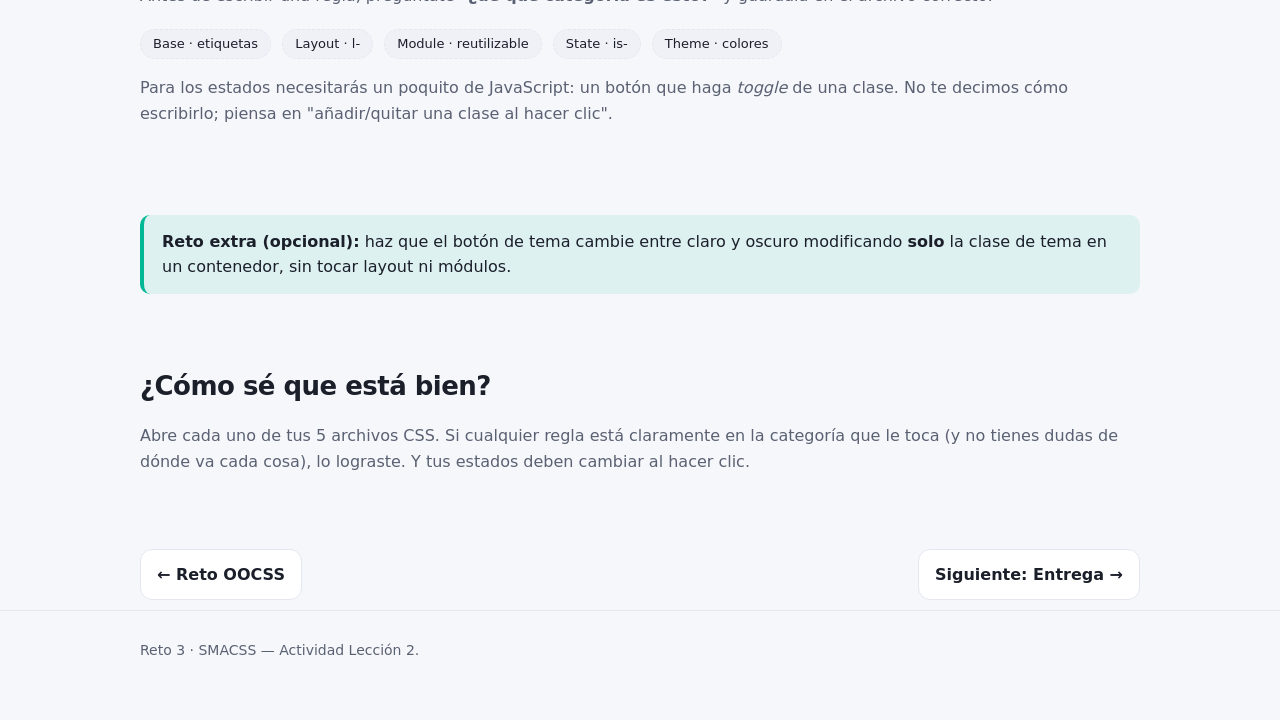
<file: smacss.html>
<!DOCTYPE html>
<html lang="es">
<head>
  <meta charset="UTF-8" />
  <meta name="viewport" content="width=device-width, initial-scale=1.0" />
  <title>Reto 3 · SMACSS — Actividad Metodologías CSS</title>
  <script src="assets/site.js"></script>
  <link rel="stylesheet" href="assets/site.css" />
  <link rel="stylesheet" href="assets/activity.css" />
  <script src="assets/checklist.js"></script>
</head>
<body>
  <header class="topbar">
    <div class="topbar__inner">
      <a class="topbar__brand" href="index.html"><span class="dot"></span> Actividad · Metodologías CSS</a>
      <nav class="topbar__nav">
        <a class="navlink" href="bem.html">Reto BEM</a>
        <a class="navlink" href="oocss.html">Reto OOCSS</a>
        <a class="navlink" href="smacss.html">Reto SMACSS</a>
        <a class="navlink" href="entrega.html">Entrega</a>
        <button id="themeToggle" class="theme-toggle" type="button">🌙</button>
      </nav>
    </div>
  </header>

  <main class="container">
    <a class="back" href="index.html">← Todos los retos</a>
    <span class="tag-method tag-smacss">Reto 3 · SMACSS</span>
    <h1>El mini-dashboard</h1>

    <div class="scene">
      <h2>El escenario</h2>
      <p>Te contratan para mantener un panel de administración. Abres el proyecto y... hay <strong>un solo archivo CSS de 2000 líneas</strong> donde todo está mezclado: resets, estructura, botones, estados y colores. Nadie sabe dónde tocar. Tu misión: construir un mini-dashboard desde cero pero con el CSS <strong>ordenado por categorías</strong>, al estilo SMACSS, para que cada cosa tenga su lugar.</p>
    </div>

    <section class="section">
      <h2>Tu misión</h2>
      <p class="lead">Construye un <strong>mini-dashboard</strong> (o una lista de tareas, o una landing corta) que tenga:</p>
      <div class="mission">
        <div class="mission__item"><span class="mission__num">1</span><div>Una <strong>estructura de página</strong> con al menos dos zonas (por ejemplo, barra lateral + contenido).</div></div>
        <div class="mission__item"><span class="mission__num">2</span><div>Al menos <strong>dos componentes reutilizables</strong> (tarjetas, items de menú, botones, "stats"…).</div></div>
        <div class="mission__item"><span class="mission__num">3</span><div>Al menos <strong>dos estados</strong> que cambien con un clic (activo, colapsado, oculto, completado…).</div></div>
        <div class="mission__item"><span class="mission__num">4</span><div>Un <strong>tema</strong> (paleta de colores) que se pueda cambiar sin tocar la estructura.</div></div>
      </div>
    </section>

    <section class="section">
      <h2>Requisitos obligatorios</h2>
      <div class="progress-wrap">
        <div class="progress-bar"><div class="progress-fill"></div></div>
        <div class="progress-text">0 de 0</div>
      </div>
      <ul class="checklist">
        <li><label><input type="checkbox"><span>Separas tu CSS en <strong>cinco archivos</strong>: <code>base.css</code>, <code>layout.css</code>, <code>module.css</code>, <code>state.css</code> y <code>theme.css</code>.</span></label></li>
        <li><label><input type="checkbox"><span><strong>Base:</strong> solo estilos sobre etiquetas (sin clases ni id's). Es tu "reset ampliado".</span></label></li>
        <li><label><input type="checkbox"><span><strong>Layout:</strong> la estructura/secciones de la página, con un prefijo claro (p. ej. <code>l-</code>).</span></label></li>
        <li><label><input type="checkbox"><span><strong>Module:</strong> al menos <strong>dos módulos</strong> reutilizables e independientes.</span></label></li>
        <li><label><input type="checkbox"><span><strong>State:</strong> al menos <strong>dos estados</strong> con prefijo <code>is-</code>, activados con <strong>JavaScript</strong> (un botón que añade/quita la clase).</span></label></li>
        <li><label><input type="checkbox"><span><strong>Theme:</strong> solo colores/tipografía, en su archivo aparte.</span></label></li>
        <li><label><input type="checkbox"><span>Enlazas los 5 archivos en tu HTML <strong>en orden</strong> (base → layout → module → state → theme).</span></label></li>
      </ul>
    </section>

    <section class="section">
      <h2>Pista (sin spoilers)</h2>
      <p class="lead">Antes de escribir una regla, pregúntate <strong>"¿de qué categoría es esto?"</strong> y guárdala en el archivo correcto:</p>
      <span class="pill-hint">Base · etiquetas</span>
      <span class="pill-hint">Layout · l-</span>
      <span class="pill-hint">Module · reutilizable</span>
      <span class="pill-hint">State · is-</span>
      <span class="pill-hint">Theme · colores</span>
      <p class="lead" style="margin-top:12px">Para los estados necesitarás un poquito de JavaScript: un botón que haga <em>toggle</em> de una clase. No te decimos cómo escribirlo; piensa en "añadir/quitar una clase al hacer clic".</p>
    </section>

    <section class="section">
      <div class="bonus">
        <strong>Reto extra (opcional):</strong> haz que el botón de tema cambie entre claro y oscuro modificando <strong>solo</strong> la clase de tema en un contenedor, sin tocar layout ni módulos.
      </div>
    </section>

    <section class="section">
      <h2>¿Cómo sé que está bien?</h2>
      <p class="lead">Abre cada uno de tus 5 archivos CSS. Si cualquier regla está claramente en la categoría que le toca (y no tienes dudas de dónde va cada cosa), lo lograste. Y tus estados deben cambiar al hacer clic.</p>
    </section>

    <div class="reto-nav">
      <a href="oocss.html">← Reto OOCSS</a>
      <a href="entrega.html">Siguiente: Entrega →</a>
    </div>
  </main>

  <footer class="footer"><div class="container">Reto 3 · SMACSS — Actividad Lección 2.</div></footer>
</body>
</html>
</file>
<file: assets/site.css>
/* ============================================================
   site.css — Estilos del "shell" del sitio (NO de los demos).
   Tema moderno con modo claro/oscuro mediante variables CSS.
   Cada demo trae su propio CSS según su metodología.
   ============================================================ */

:root {
  --bg: #f6f7fb;
  --bg-soft: #ffffff;
  --bg-elev: #ffffff;
  --text: #1b1f2a;
  --text-soft: #5a6172;
  --border: #e4e7ef;
  --brand: #6c5ce7;
  --brand-2: #00b894;
  --code-bg: #f0f1f7;
  --shadow: 0 10px 30px rgba(20, 23, 40, 0.08);
  --radius: 16px;
}

[data-theme="dark"] {
  --bg: #0f1117;
  --bg-soft: #161924;
  --bg-elev: #1b1f2c;
  --text: #e8eaf2;
  --text-soft: #9aa1b4;
  --border: #262b3a;
  --brand: #8b7bff;
  --brand-2: #25e0a8;
  --code-bg: #11141d;
  --shadow: 0 14px 40px rgba(0, 0, 0, 0.45);
}

* { box-sizing: border-box; }

body {
  margin: 0;
  font-family: "Segoe UI", system-ui, -apple-system, Roboto, Helvetica, Arial, sans-serif;
  background:
    radial-gradient(1200px 600px at 80% -10%, color-mix(in srgb, var(--brand) 18%, transparent), transparent),
    var(--bg);
  color: var(--text);
  line-height: 1.6;
  -webkit-font-smoothing: antialiased;
}

a { color: var(--brand); }

.container { max-width: 1040px; margin: 0 auto; padding: 0 20px; }

.topbar {
  position: sticky; top: 0; z-index: 10;
  backdrop-filter: blur(10px);
  background: color-mix(in srgb, var(--bg) 80%, transparent);
  border-bottom: 1px solid var(--border);
}
.topbar__inner {
  display: flex; align-items: center; justify-content: space-between;
  gap: 16px; padding: 14px 20px; max-width: 1040px; margin: 0 auto;
}
.topbar__brand {
  font-weight: 800; letter-spacing: -0.02em;
  display: flex; align-items: center; gap: 10px;
  text-decoration: none; color: var(--text);
}
.dot { width: 12px; height: 12px; border-radius: 50%; background: linear-gradient(135deg, var(--brand), var(--brand-2)); }
.topbar__nav { display: flex; gap: 6px; align-items: center; flex-wrap: wrap; }
.navlink { text-decoration: none; color: var(--text-soft); padding: 7px 12px; border-radius: 10px; font-size: 14px; font-weight: 600; }
.navlink:hover { background: var(--bg-elev); color: var(--text); }

.theme-toggle {
  cursor: pointer; border: 1px solid var(--border); background: var(--bg-elev); color: var(--text);
  width: 40px; height: 40px; border-radius: 12px; font-size: 18px; display: grid; place-items: center;
}
.theme-toggle:hover { border-color: var(--brand); }

.hero { padding: 64px 0 28px; }
.eyebrow {
  display: inline-block; font-size: 12px; font-weight: 800; letter-spacing: 0.14em;
  text-transform: uppercase; color: var(--brand);
  background: color-mix(in srgb, var(--brand) 14%, transparent); padding: 6px 12px; border-radius: 999px;
}
.hero h1 { font-size: clamp(30px, 5vw, 48px); line-height: 1.1; letter-spacing: -0.03em; margin: 16px 0 10px; }
.hero p { color: var(--text-soft); font-size: 18px; max-width: 60ch; }

.grid { display: grid; grid-template-columns: repeat(auto-fit, minmax(260px, 1fr)); gap: 18px; margin: 26px 0 60px; }
.card {
  background: var(--bg-elev); border: 1px solid var(--border); border-radius: var(--radius);
  padding: 22px; text-decoration: none; color: inherit; box-shadow: var(--shadow);
  transition: transform .15s ease, border-color .15s ease; display: flex; flex-direction: column; gap: 10px;
}
.card:hover { transform: translateY(-4px); border-color: var(--brand); }
.card__tag { font-size: 12px; font-weight: 800; letter-spacing: .08em; color: var(--brand-2); }
.card h3 { margin: 0; font-size: 20px; }
.card p { margin: 0; color: var(--text-soft); font-size: 15px; }
.card__cta { margin-top: auto; font-weight: 700; color: var(--brand); }

.section { padding: 28px 0; }
.section h2 { font-size: 26px; letter-spacing: -0.02em; margin: 0 0 6px; }
.lead { color: var(--text-soft); }

.panel { background: var(--bg-elev); border: 1px solid var(--border); border-radius: var(--radius); padding: 22px 24px; box-shadow: var(--shadow); margin: 16px 0; }

.note { border-left: 4px solid var(--brand); background: color-mix(in srgb, var(--brand) 8%, transparent); padding: 12px 16px; border-radius: 8px; margin: 14px 0; }
.note--warn { border-left-color: #e67e22; background: color-mix(in srgb, #e67e22 10%, transparent); }
.note--ok   { border-left-color: var(--brand-2); background: color-mix(in srgb, var(--brand-2) 10%, transparent); }

pre, code { font-family: "JetBrains Mono", "Fira Code", Consolas, monospace; }
code { background: var(--code-bg); padding: 2px 6px; border-radius: 6px; font-size: 0.9em; }
pre { background: var(--code-bg); border: 1px solid var(--border); border-radius: 12px; padding: 16px; overflow: auto; font-size: 13.5px; line-height: 1.6; }
pre code { background: none; padding: 0; }
.filename { font-size: 12px; font-weight: 700; color: var(--text-soft); text-transform: uppercase; letter-spacing: .06em; margin: 14px 0 6px; }

.split { display: grid; grid-template-columns: 1fr 1fr; gap: 18px; align-items: start; }
@media (max-width: 760px) { .split { grid-template-columns: 1fr; } }
.preview { background: var(--bg-soft); border: 1px dashed var(--border); border-radius: 12px; padding: 18px; }

table { width: 100%; border-collapse: collapse; margin: 12px 0; }
th, td { text-align: left; padding: 10px 12px; border-bottom: 1px solid var(--border); vertical-align: top; }
th { color: var(--text-soft); font-size: 13px; text-transform: uppercase; letter-spacing: .05em; }

.footer { border-top: 1px solid var(--border); color: var(--text-soft); padding: 28px 0 60px; font-size: 14px; }
.back { display:inline-block; margin: 22px 0; font-weight:700; text-decoration:none; }

.badge { display:inline-block; font-size:12px; font-weight:800; padding:4px 10px; border-radius:999px; background: color-mix(in srgb, var(--brand-2) 16%, transparent); color: var(--brand-2); }
.steps { counter-reset: s; list-style: none; padding: 0; }
.steps li { counter-increment: s; position: relative; padding: 12px 12px 12px 52px; margin: 10px 0; background: var(--bg-elev); border: 1px solid var(--border); border-radius: 12px; }
.steps li::before { content: counter(s); position: absolute; left: 14px; top: 12px; width: 26px; height: 26px; border-radius: 50%; background: linear-gradient(135deg, var(--brand), var(--brand-2)); color: #fff; font-weight: 800; display: grid; place-items: center; font-size: 14px; }
</file>
<file: assets/activity.css>
/* activity.css — estilos propios de las páginas de la actividad */

.scene {
  background: linear-gradient(135deg, color-mix(in srgb, var(--brand) 16%, transparent), color-mix(in srgb, var(--brand-2) 14%, transparent));
  border: 1px solid var(--border);
  border-radius: var(--radius);
  padding: 22px 24px;
  margin: 18px 0;
}
.scene h2 { margin-top: 0; }

.tag-method { display:inline-block; font-size:12px; font-weight:800; letter-spacing:.1em; text-transform:uppercase; padding:5px 12px; border-radius:999px; color:#fff; }
.tag-bem    { background:#6c5ce7; }
.tag-oocss  { background:#00b894; }
.tag-smacss { background:#0984e3; }

/* Pasos / misión */
.mission { display:grid; gap:12px; }
.mission__item { display:flex; gap:14px; align-items:flex-start; padding:14px 16px; background:var(--bg-elev); border:1px solid var(--border); border-radius:12px; }
.mission__num { flex:0 0 auto; width:30px; height:30px; border-radius:9px; display:grid; place-items:center; font-weight:900; color:#fff; background:linear-gradient(135deg,var(--brand),var(--brand-2)); }

/* Checklist interactivo (guarda el avance en el navegador) */
.checklist { list-style:none; padding:0; margin:14px 0; }
.checklist li { margin:8px 0; }
.checklist label {
  display:flex; gap:12px; align-items:flex-start; cursor:pointer;
  background:var(--bg-elev); border:1px solid var(--border); border-radius:12px; padding:12px 14px;
  transition:border-color .15s ease, background .15s ease;
}
.checklist label:hover { border-color:var(--brand); }
.checklist input { width:20px; height:20px; margin-top:2px; accent-color:var(--brand); flex:0 0 auto; }
.checklist input:checked + span { text-decoration:line-through; color:var(--text-soft); }

.progress-wrap { margin:16px 0; }
.progress-bar { height:12px; border-radius:999px; background:var(--code-bg); overflow:hidden; border:1px solid var(--border); }
.progress-fill { height:100%; width:0%; background:linear-gradient(90deg,var(--brand),var(--brand-2)); transition:width .3s ease; }
.progress-text { font-size:13px; color:var(--text-soft); margin-top:6px; font-weight:700; }

.pill-hint { display:inline-block; background:var(--code-bg); border:1px dashed var(--border); border-radius:999px; padding:4px 12px; font-size:13px; margin:4px 6px 4px 0; }

.bonus { border-left:4px solid var(--brand-2); background:color-mix(in srgb, var(--brand-2) 10%, transparent); padding:14px 18px; border-radius:10px; margin:16px 0; }
.donts { border-left:4px solid #e67e22; background:color-mix(in srgb,#e67e22 10%, transparent); padding:14px 18px; border-radius:10px; margin:16px 0; }

.reto-nav { display:flex; justify-content:space-between; gap:12px; margin:30px 0 10px; flex-wrap:wrap; }
.reto-nav a { text-decoration:none; font-weight:700; background:var(--bg-elev); border:1px solid var(--border); border-radius:12px; padding:12px 16px; color:var(--text); }
.reto-nav a:hover { border-color:var(--brand); }
</file>
<file: bem/ejemplo-1/assets/css/style.css>
.button {
    cursor: pointer;
    border: 1px solid transparent;
    border-radius: 10px;
    padding: 10px 18px;
    font-weight: 700;
    transition: filter .15s ease;
}
.button:hover { 
    filter: brightness(1.05); 
}
.button--primary {
    background: #6c5ce7;
    color: #dedcdc;
}
.button--secondary {
    background: transparent;
    color: #6c5ce7;
    border-color: #6c5ce7;
}

.button--success {
    background: #0ce513;
    color: #dedcdc;
}

.button--error {
    background: #d80404;
    color: #211e1e;
}
</file>
<file: bem/ejemplo-2/assets/css/style.css>
.menu {
    display: flex;
    align-items: center;
    gap: 8px;
    padding: 10px 14px;
    background: #1b1f2c;
    border-radius: 14px;
    flex-wrap: wrap;
}

.menu__logo {
    font-weight: 900;
    color: #25e0a8;
    margin-right: auto;
    letter-spacing: -.02em;
}
.menu__button { 
    font: inherit;
    cursor: pointer;
    background: transparent;
    border: none;
    color: #c8cce0;
    padding: 8px 12px;
    border-radius: 8px;
    font-weight: 600;
}
.menu__button:hover {
     background: #262b3a; 
     color: #fff; 
}
.menu__button--active {
    background: #6c5ce7;
    color: #fff;
}
</file>
<file: bem/ejemplo-3/assets/css/style.css>
.post {
    background: #fff;
    border: 1px solid #e4e7ef;
    border-radius: 16px;
    padding: 18px;
    max-width: 420px;
    color: #1b1f2a;
}

.post__header {
    display: flex;
    align-items: center;
    gap: 12px;
    margin-bottom: 12px;
}

.post__avatar {
    width: 44px;
    height: 44px;
    border-radius: 50%;
    background: linear-gradient(135deg, #6c5ce7, #25e0a8);
    display: grid;
    place-items: center;
    color: #fff;
    font-weight: 800;
}

.post__author {
    font-weight: 800;
}

.post__time {
    color: #8b90a0;
    font-size: 13px;
}

.post__body {
    margin: 0 0 12px;
}

.post__media {
    height: 150px;
    border-radius: 12px;
    margin-bottom: 12px;
    background: repeating-linear-gradient(45deg, #eef0f7, #eef0f7 12px, #e4e7ef 12px, #e4e7ef 24px);
}

.post__actions {
    display: flex;
    gap: 8px;
}

.post__button {
    font: inherit;
    cursor: pointer;
    border: 1px solid #e4e7ef;
    background: #f6f7fb;
    color: #5a6172;
    border-radius: 10px;
    padding: 8px 14px;
    font-weight: 700;
}

.post__button:hover {
    background: #eef0f7;
}

.post__button--liked {
    background: #ffe3ec;
    color: #e84393;
    border-color: #ffb8d2;
}

.post--featured {
    border-color: #6c5ce7;
    box-shadow: 0 0 0 3px rgba(108, 92, 231, .15);
}
</file>
<file: oocss/ejemplo-1/assets/css/style.css>
.btn {
    display: inline-block;
    padding: 10px 18px;
    border-radius: 10px;
    border: 1px solid transparent;
    font-weight: 700;
    cursor: pointer;
    font: inherit;
}

.skin-primary {
    background: #6c5ce7;
    color: #fff;
}

.skin-success {
    background: #00b894;
    color: #fff;
}

.skin-danger {
    background: #e84343;
    color: #fff;
}

.skin-ghost {
    background: transparent;
    color: #6c5ce7;
    border-color: #6c5ce7;
}

.badge {
  display: inline-block;
  padding: 3px 10px;
  border-radius: 999px;
  font-size: 12px;
  font-weight: 800;
  
}
</file>
<file: oocss/ejemplo-2/assets/css/style.css>
.globalwidth {
    width: 100%;
    max-width: 960px;
    margin: 0 auto;
    /* centrado */
    position: relative;
    /* contexto de posicionamiento */
    padding-left: 20px;
    padding-right: 20px;
    overflow: hidden;
    /* corrección de floats (clear) */
}

.site-header {
    background: #1b1f2c;
    color: #fff;
    padding: 14px 0;
    border-radius: 14px 14px 0 0;
}

.site-main {
    background: #fff;
    color: #1b1f2a;
    padding: 18px 0;
    border: 1px solid #e4e7ef;
}

.site-footer {
    background: #11141d;
    color: #aeb4c7;
    padding: 14px 0;
    border-radius: 0 0 14px 14px;
}

.row { display: flex; gap: 18px; flex-wrap: wrap; }
.row > * { flex: 1 1 240px; }
</file>
<file: oocss/ejemplo-2/assets/css/media.css>
.media {
    display: flex;
    gap: 14px;
    align-items: flex-start;
}

.media__img {
    flex: 0 0 auto;
    width: 52px;
    height: 52px;
    border-radius: 12px;
    background: linear-gradient(135deg, #6c5ce7, #00b894);
}

.media__body {
    flex: 1;
}

.media__title {
    margin: 0 0 4px;
    font-weight: 800;
}

.media__text {
    margin: 0;
    color: #6b7280;
    font-size: 14px;
}
</file>
<file: smacss/ejemplo-1/assets/css/base.css>
body {
    font-family: "Segoe UI", system-ui, sans-serif;
    line-height: 1.6;
}

h2 {
    margin: 0 0 8px;
    font-size: 22px;
}

p {
    margin: 0 0 10px;
}

a {
    color: inherit;
    text-decoration: none;
}

ul {
    margin: 0;
    padding: 0;
    list-style: none;
}

button {
    font: inherit;
    cursor: pointer;
}
</file>
<file: smacss/ejemplo-1/assets/css/layout.css>
.l-app {
    display: grid;
    grid-template-columns: 220px 1fr;
    gap: 0;
    border-radius: 14px;
    overflow: hidden;
}

.l-sidebar {
    padding: 18px;
}

.l-content {
    padding: 18px 22px;
}

.l-header {
    display: flex;
    align-items: center;
    justify-content: space-between;
    padding-bottom: 12px;
    margin-bottom: 14px;
}

.l-grid {
    display: grid;
    grid-template-columns: repeat(auto-fit, minmax(180px, 1fr));
    gap: 14px;
}

@media (max-width: 640px) {
    .l-app {
        grid-template-columns: 1fr;
    }
}
</file>
<file: smacss/ejemplo-1/assets/css/module.css>
.card {
    border-radius: 14px;
    padding: 16px;
    border: 1px solid;
}

.card__title {
    font-weight: 800;
    margin-bottom: 6px;
}

.card__meta {
    font-size: 13px;
    opacity: .7;
}


.nav-item {
    display: block;
    padding: 10px 12px;
    border-radius: 10px;
    font-weight: 600;
}

.nav-item:hover {
    filter: brightness(1.1);
}

.btn {
    display: inline-block;
    padding: 9px 16px;
    border-radius: 10px;
    border: 1px solid transparent;
    font-weight: 700;
}

.toggle {
    padding: 8px 14px;
    border-radius: 10px;
    border: 1px solid;
    background: transparent;
}

.stat {
    border-radius: 14px;
    padding: 16px;
    border: 1px solid;
}

.stat__num {
    font-size: 26px;
    font-weight: 900;
}

.stat__label {
    font-size: 13px;
    opacity: .7;
}
</file>
<file: smacss/ejemplo-1/assets/css/state.css>
.is-active {
    background: #6c5ce7 !important;
    color: #fff !important;
}

.is-collapsed {
    display: none;
}

.is-hidden {
    display: none;
}

.is-loading {
    opacity: .5;
    pointer-events: none;
}

.is-success {
    border-color: #00b894 !important;
    box-shadow: 0 0 0 2px rgba(0, 184, 148, .25);
}
</file>
<file: smacss/ejemplo-1/assets/css/theme.css>
.theme-dark.l-app {
    background: #1b1f2c;
    color: #e8eaf2;
}

.theme-dark .l-sidebar {
    background: #11141d;
}

.theme-dark .l-header {
    border-bottom: 1px solid #262b3a;
}

.theme-dark .card {
    background: #161924;
    border-color: #262b3a;
}

.theme-dark .stat {
    background: #161924;
    border-color: #262b3a;
}

.theme-dark .nav-item {
    color: #c8cce0;
}

.theme-dark .nav-item:hover {
    background: #262b3a;
}

.theme-dark .btn {
    background: #6c5ce7;
    color: #fff;
}

.theme-dark .toggle {
    color: #c8cce0;
    border-color: #262b3a;
}
</file>
